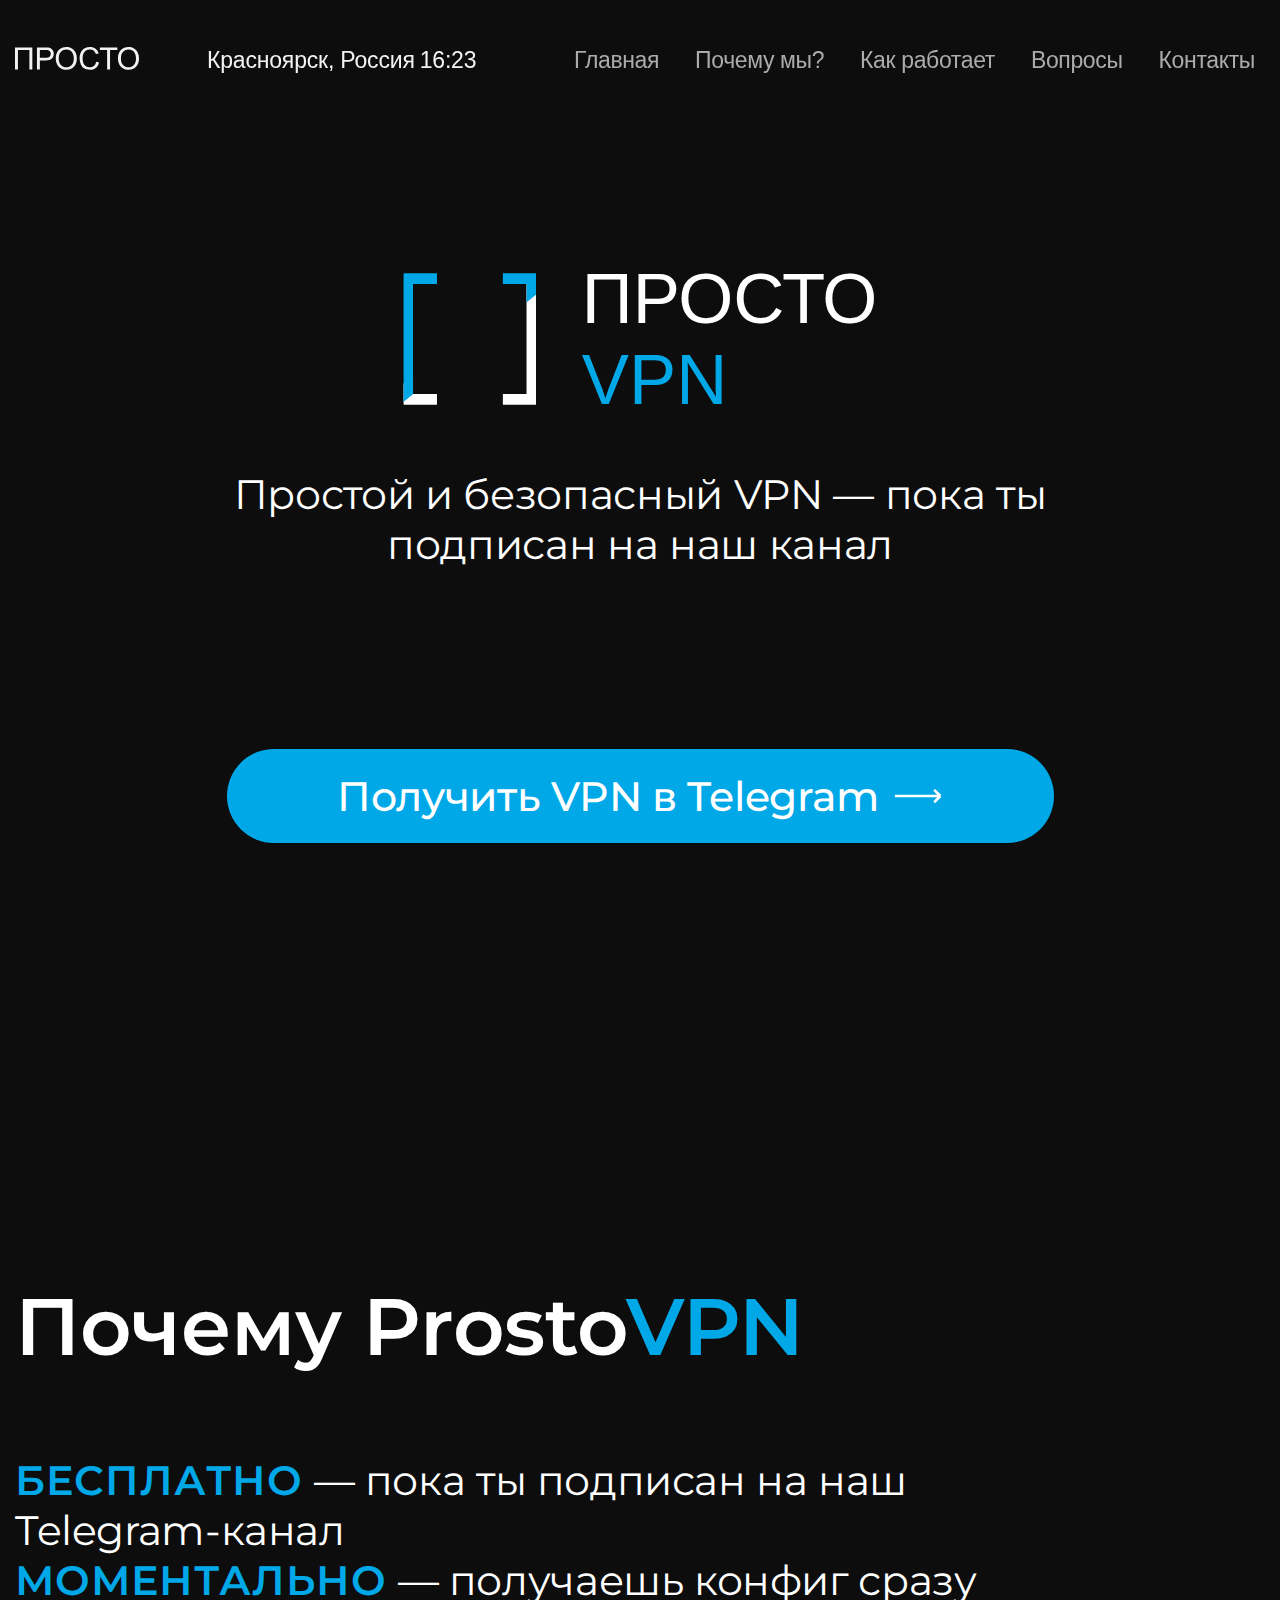
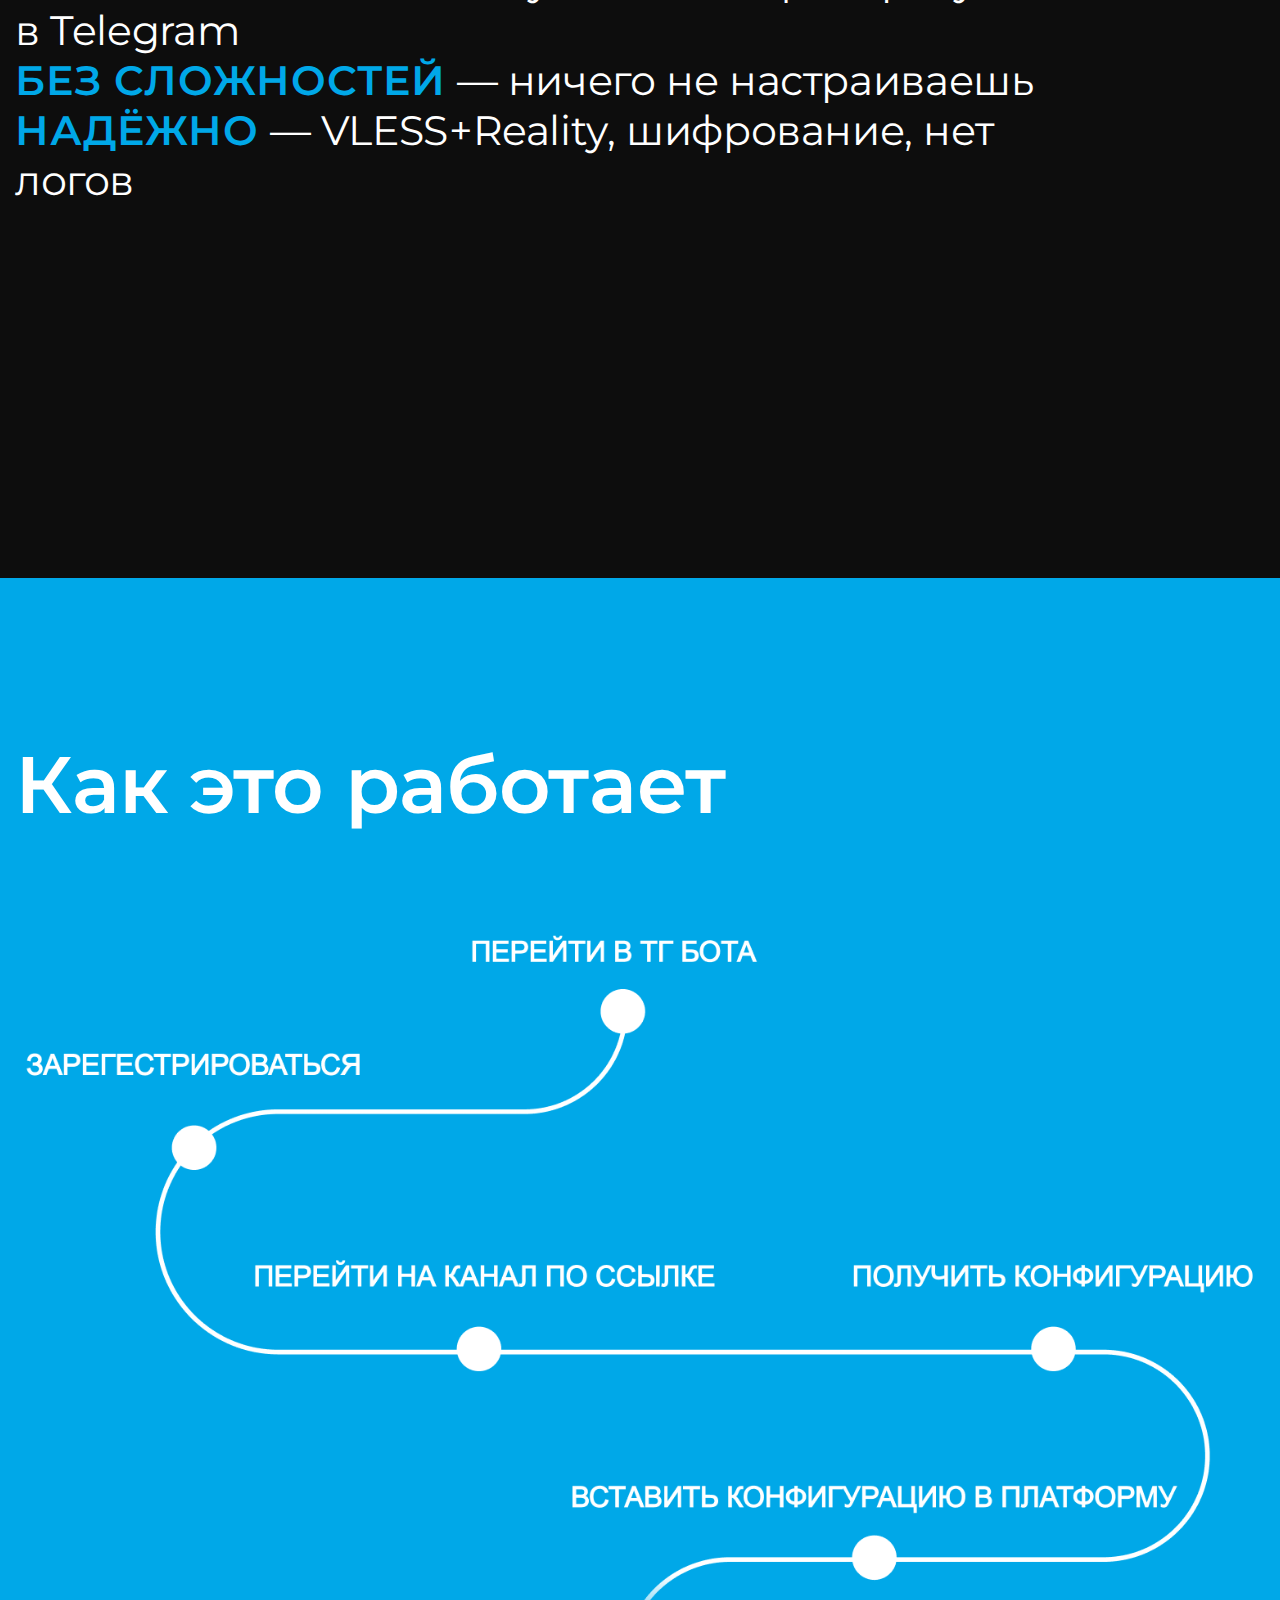
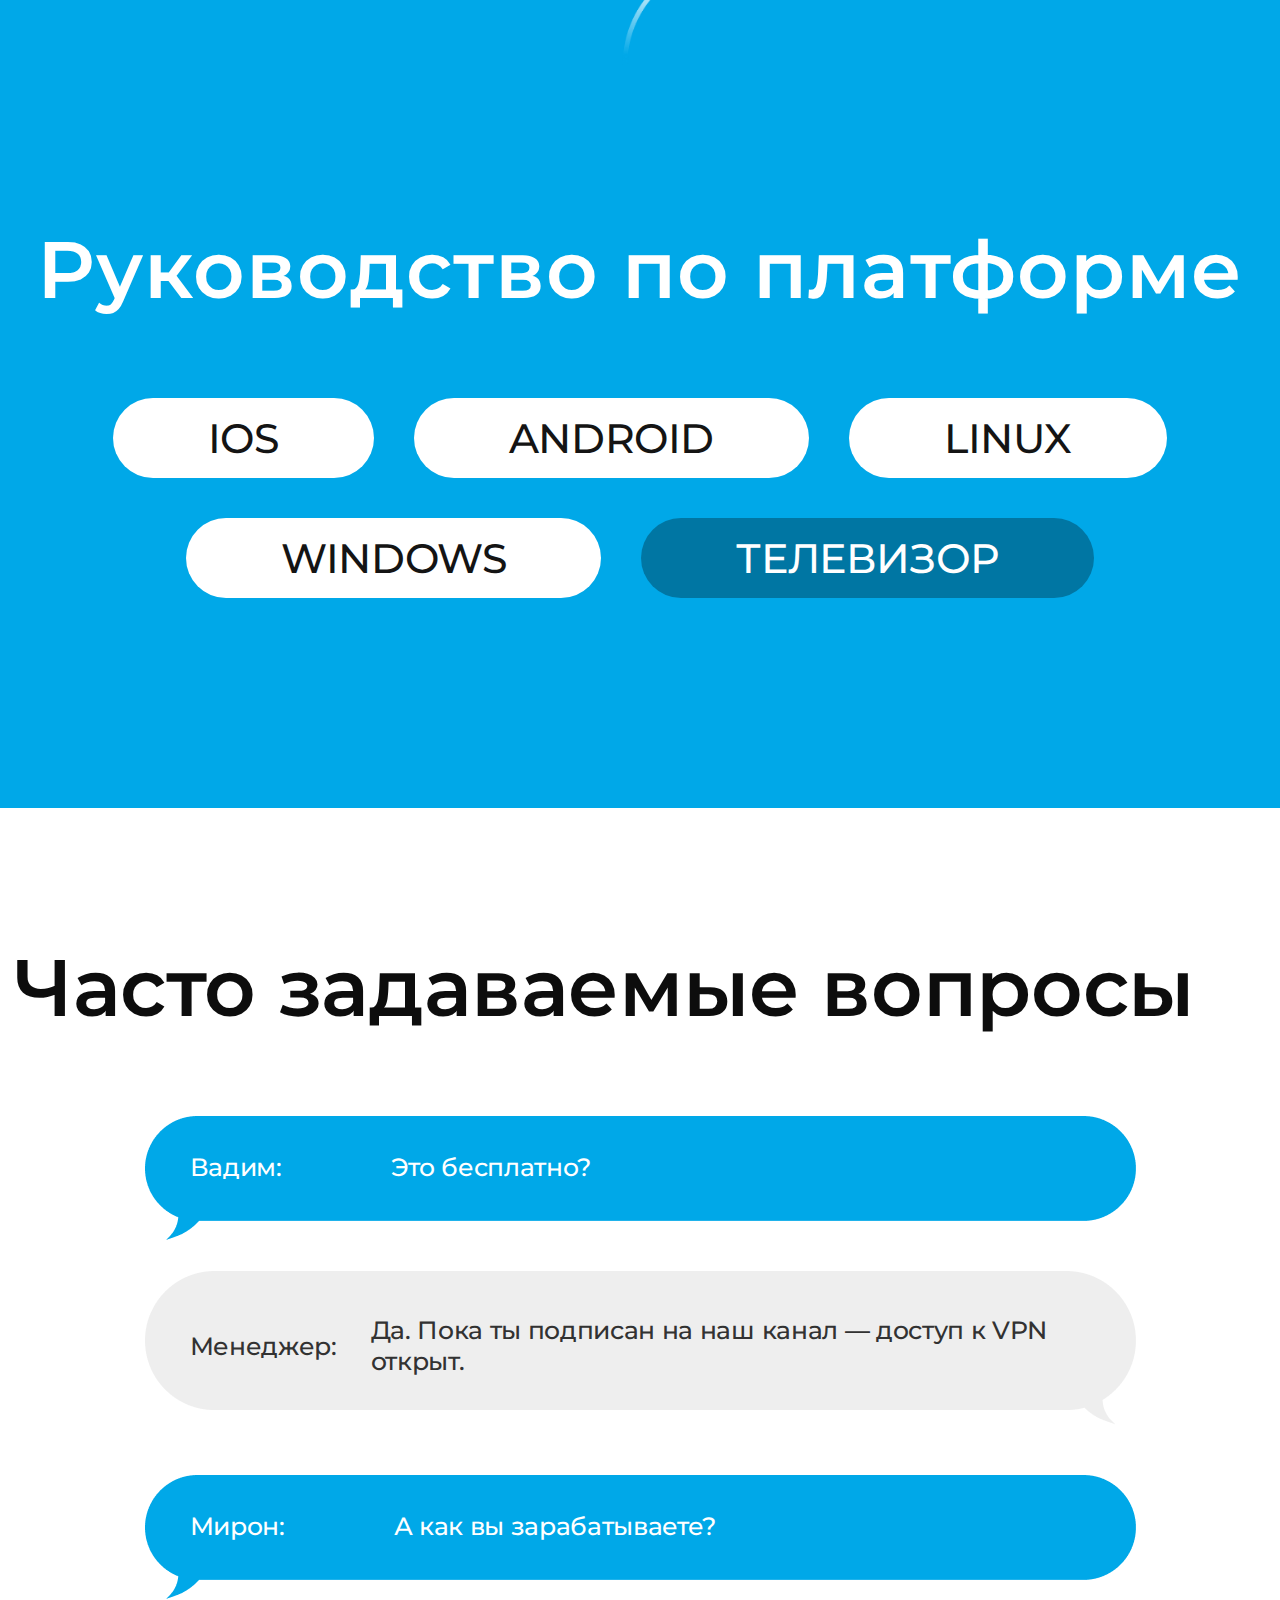
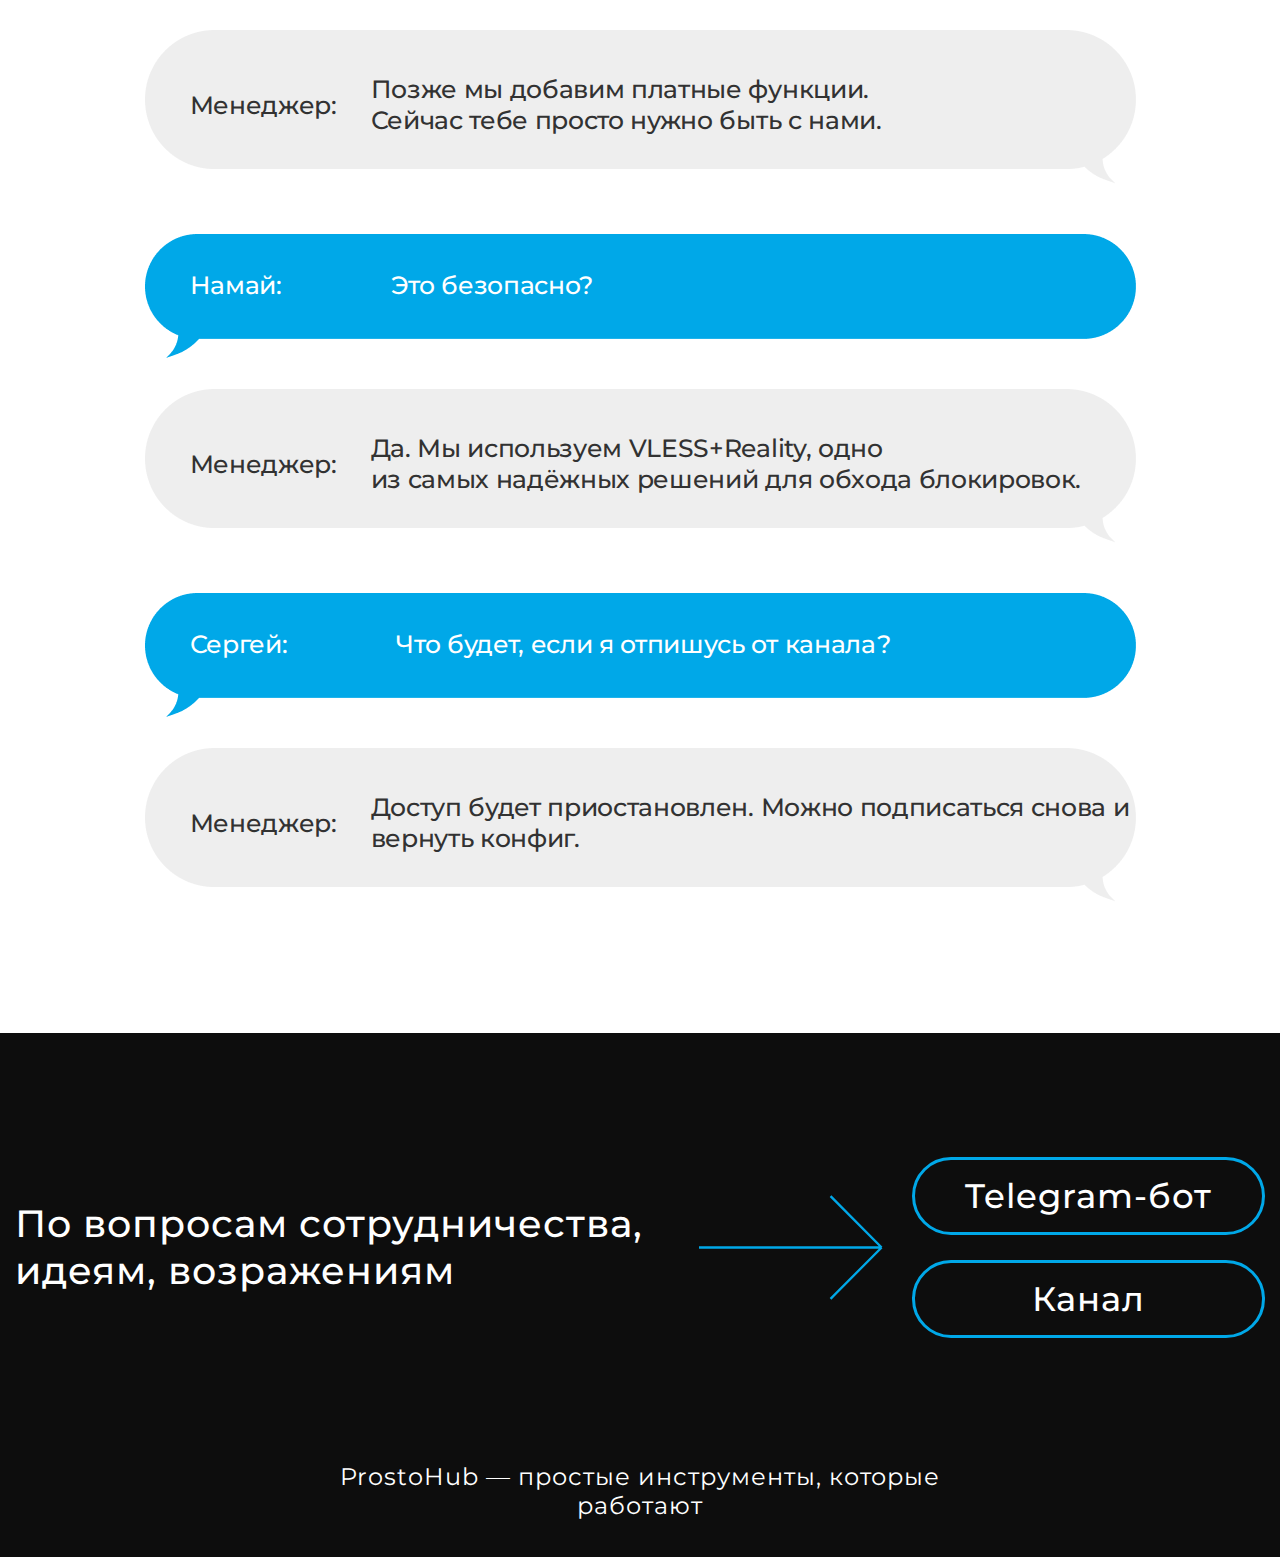
<file: index.html>
<!DOCTYPE html>
<html lang="en">

<head>
    <meta charset="UTF-8">
    <meta name="viewport" content="width=device-width, initial-scale=1.0">
    <title>ProstoVPN</title>
    <link rel="shortcut icon" href="img/icon/favicon.png" type="image/x-icon">
    <link rel="stylesheet" href="css/style.css">
    <link rel="stylesheet" href="css/media.css">

</head>

<body class="body">

    <div class="wrapper">

        <header class="header">
            <div class="container">
                <div class="header__inner">
                    <a href="/" class="header__logo">
                        <img src="img/icon/logo-text.svg" alt="logo">
                    </a>
                    <div class="header__location">
                        Красноярск, Россия <span id="time"></span>
                    </div>
                    <nav class="nav">
                        <ul class="nav__list">
                            <li class="nav__item">
                                <a href="#" class="nav__link">
                                    Главная
                                </a>
                            </li>
                            <li class="nav__item">
                                <a href="#benefits" class="nav__link">
                                    Почему мы?
                                </a>
                            </li>
                            <li class="nav__item">
                                <a href="#manual" class="nav__link">
                                    Как работает
                                </a>
                            </li>
                            <li class="nav__item">
                                <a href="#questions" class="nav__link">
                                    Вопросы
                                </a>
                            </li>
                            <li class="nav__item">
                                <a href="#footer" class="nav__link">
                                    Контакты
                                </a>
                            </li>
                        </ul>
                    </nav>
                    <a class="mobile-menu" href="#">
                        <span class="mobile-menu__switch">
                            <span class="mobile-menu--open">Меню</span>
                            <span class="mobile-menu--close">Закрыть</span>
                        </span>
                    </a>
                </div>
            </div>
        </header>

        <main class="main">

            <section class="hero" id="hero">
                <div class="container">
                    <div class="hero__inner">
                        <div class="hero__content">
                            <div class="hero__logo">
                                <img src="img/icon/hero-logo.svg" alt="Логотип ProstoVPN">
                                <div class="hero__logo-text">
                                    <p>Просто</p>
                                    <span>VPN</span>
                                </div>
                            </div>
                            <p class="hero__description">
                                Простой и безопасный VPN — пока ты подписан на наш канал
                            </p>
                            <a href="https://t.me/ProstoHubVPN_bot" class="hero__button">
                                Получить VPN в Telegram
                                <img src="img/icon/arrow-right.svg" alt="">
                            </a>
                        </div>
                    </div>
                </div>
            </section>

            <section class="benefits" id="benefits">
                <div class="container">
                    <div class="benefits__inner">
                        <h2 class="benefits__title">
                            Почему Prosto<span>VPN</span>
                        </h2>
                        <p class="benefits__text">
                            <span>БЕСПЛАТНО</span> — пока ты подписан на наш Telegram-канал
                            <br>
                            <span>МОМЕНТАЛЬНО</span> — получаешь конфиг сразу <br> в Telegram
                            <br>
                            <span>БЕЗ СЛОЖНОСТЕЙ</span> — ничего не настраиваешь
                            <br>
                            <span>НАДЁЖНО</span> — VLESS+Reality, шифрование, нет логов
                        </p>
                    </div>
                </div>
            </section>

            <section class="manual" id="manual">
                <div class="container">
                    <div class="manual__inner">
                        <h2 class="manual__title">
                            Как это работает
                        </h2>
                        <div class="manual__img">
                            <img src="img/manual/manual.png" alt="Инструкция по использованию">
                        </div>
                        <h2 class="manual__title manual__title--second">
                            Руководство по платформе
                        </h2>
                        <div class="manual__buttons">
                            <ul class="manual__buttons-list">
                                <li class="manual__buttons-item">
                                    <a href="ios-mac.html" class="manual__buttons-link">
                                        IOS
                                    </a>
                                </li>
                                <li class="manual__buttons-item">
                                    <a href="android.html" class="manual__buttons-link">
                                        ANDROID
                                    </a>
                                </li>
                                <li class="manual__buttons-item">
                                    <a href="https://github.com/MatsuriDayo/nekoray/releases" class="manual__buttons-link" target="_blank">
                                        LINUX
                                    </a>
                                </li>
                                <li class="manual__buttons-item">
                                    <a href="windows.html" class="manual__buttons-link">
                                        WINDOWS
                                    </a>
                                </li>
                                <li class="manual__buttons-item">
                                    <a class="manual__buttons-link manual__buttons-link--disable" data-tooltip="В разработке">
                                        ТЕЛЕВИЗОР
                                    </a>
                                </li>
                            </ul>
                        </div>
                    </div>
                </div>
            </section>

            <section class="questions" id="questions">
                <div class="container">
                    <div class="questions__inner">
                        <h2 class="questions__title">
                            Часто задаваемые вопросы
                        </h2>
                        <ul class="questions__list">

                            <li class="questions__item questions__item--user">
                                <div class="questions__item-img-wrapper">
                                    <img class="questions__item-img" src="img/questions/user-msg.svg"
                                        alt="Диалогое окно пользователя">
                                    <div class="questions__item-text">
                                        <p class="questions__item-name">Вадим:</p>
                                        <p class="questions__item-message">Это бесплатно?</p>
                                    </div>
                                </div>
                            </li>
                            <li class="questions__item questions__item--manager">
                                <div class="questions__item-img-wrapper">
                                    <img class="questions__item-img" src="img/questions/manager-msg.svg"
                                        alt="Диалогое окно менеджера">
                                    <div class="questions__item-text">
                                        <p class="questions__item-name">Менеджер:</p>
                                        <p class="questions__item-message">Да. Пока ты подписан на наш канал —
                                            доступ к VPN открыт.</p>
                                    </div>
                                </div>
                            </li>

                            <li class="questions__item questions__item--user">
                                <div class="questions__item-img-wrapper">
                                    <img class="questions__item-img" src="img/questions/user-msg.svg"
                                        alt="Диалогое окно пользователя">
                                    <div class="questions__item-text">
                                        <p class="questions__item-name">Мирон:</p>
                                        <p class="questions__item-message">А как вы зарабатываете?</p>
                                    </div>
                                </div>
                            </li>
                            <li class="questions__item questions__item--manager">
                                <div class="questions__item-img-wrapper">
                                    <img class="questions__item-img" src="img/questions/manager-msg.svg"
                                        alt="Диалогое окно менеджера">
                                    <div class="questions__item-text">
                                        <p class="questions__item-name">Менеджер:</p>
                                        <p class="questions__item-message">Позже мы добавим платные функции. <br>
                                            Сейчас тебе просто нужно быть с нами.</p>
                                    </div>
                                </div>
                            </li>

                            <li class="questions__item questions__item--user">
                                <div class="questions__item-img-wrapper">
                                    <img class="questions__item-img" src="img/questions/user-msg.svg"
                                        alt="Диалогое окно пользователя">
                                    <div class="questions__item-text">
                                        <p class="questions__item-name">Намай:</p>
                                        <p class="questions__item-message">Это безопасно?</p>
                                    </div>
                                </div>
                            </li>
                            <li class="questions__item questions__item--manager">
                                <div class="questions__item-img-wrapper">
                                    <img class="questions__item-img" src="img/questions/manager-msg.svg"
                                        alt="Диалогое окно менеджера">
                                    <div class="questions__item-text">
                                        <p class="questions__item-name">Менеджер:</p>
                                        <p class="questions__item-message">Да. Мы используем VLESS+Reality, одно <br>
                                            из самых надёжных решений для обхода блокировок.</p>
                                    </div>
                                </div>
                            </li>

                            <li class="questions__item questions__item--user">
                                <div class="questions__item-img-wrapper">
                                    <img class="questions__item-img" src="img/questions/user-msg.svg"
                                        alt="Диалогое окно пользователя">
                                    <div class="questions__item-text">
                                        <p class="questions__item-name">Сергей:</p>
                                        <p class="questions__item-message">Что будет, если я отпишусь от канала?</p>
                                    </div>
                                </div>
                            </li>
                            <li class="questions__item questions__item--manager">
                                <div class="questions__item-img-wrapper">
                                    <img class="questions__item-img" src="img/questions/manager-msg.svg"
                                        alt="Диалогое окно менеджера">
                                    <div class="questions__item-text">
                                        <p class="questions__item-name">Менеджер:</p>
                                        <p class="questions__item-message">Доступ будет приостановлен. Можно подписаться
                                            снова и вернуть конфиг.</p>
                                    </div>
                                </div>
                            </li>

                        </ul>
                    </div>
                </div>
            </section>
        </main>

        <footer class="footer" id="footer">
            <div class="container">
                <div class="footer__inner">
                    <div class="footer__top">
                        <p class="footer__top-text">
                            По вопросам сотрудничества, идеям, возражениям
                        </p>
                        <div class="footer__top-img">
                            <img src="img/footer/big-arrow-right.svg" alt="">
                        </div>
                        <ul class="footer__list">
                            <li class="footer__item">
                                <a href="https://t.me/ProstoHubVPN_bot" class="footer__link">
                                    Telegram-бот
                                </a>
                            </li>
                            <li class="footer__item">
                                <a href="https://t.me/prostohub_networking" class="footer__link">
                                    Канал
                                </a>
                            </li>
                        </ul>
                    </div>
                    <div class="footer__bottom">
                        <p class="footer__bottom-text">
                            ProstoHub — простые инструменты, которые работают
                        </p>
                    </div>
                </div>
            </div>
        </footer>

    </div>

    <script src="js/main.js"></script>

</body>

</html>
</file>
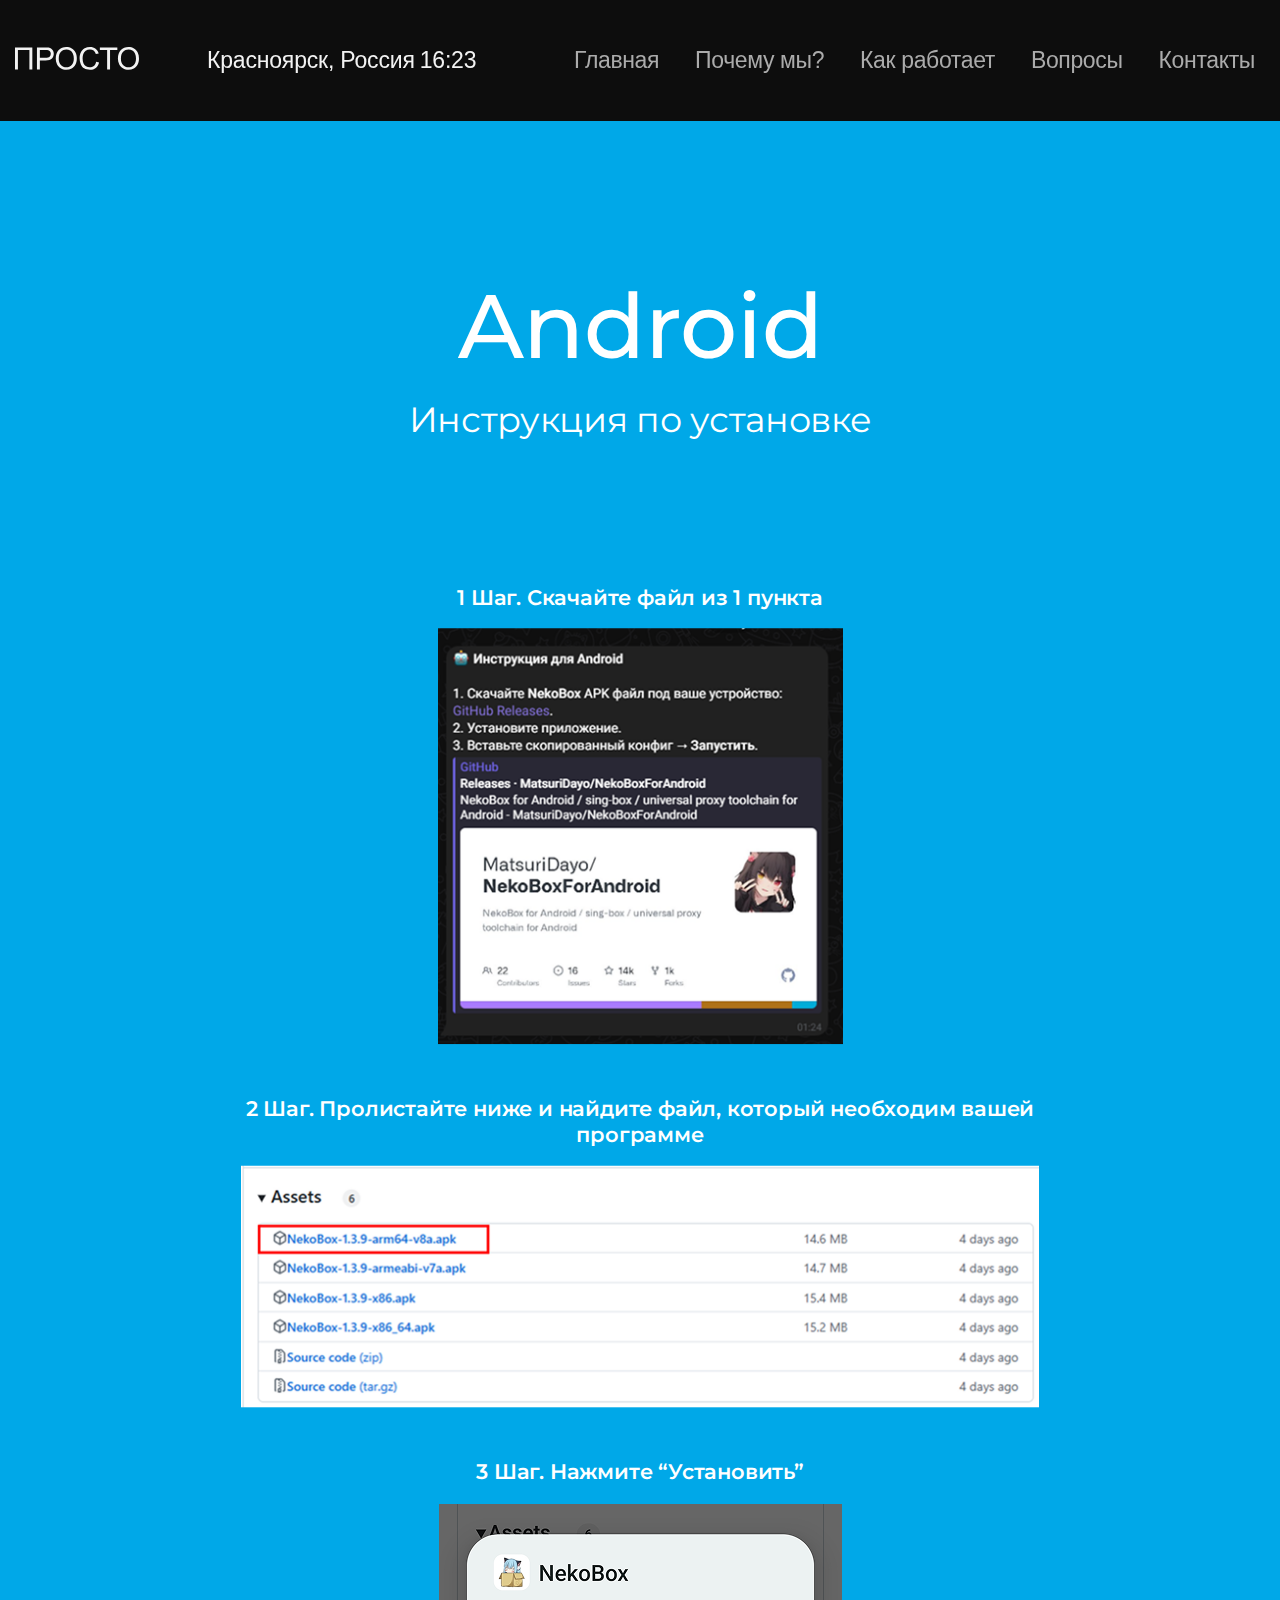
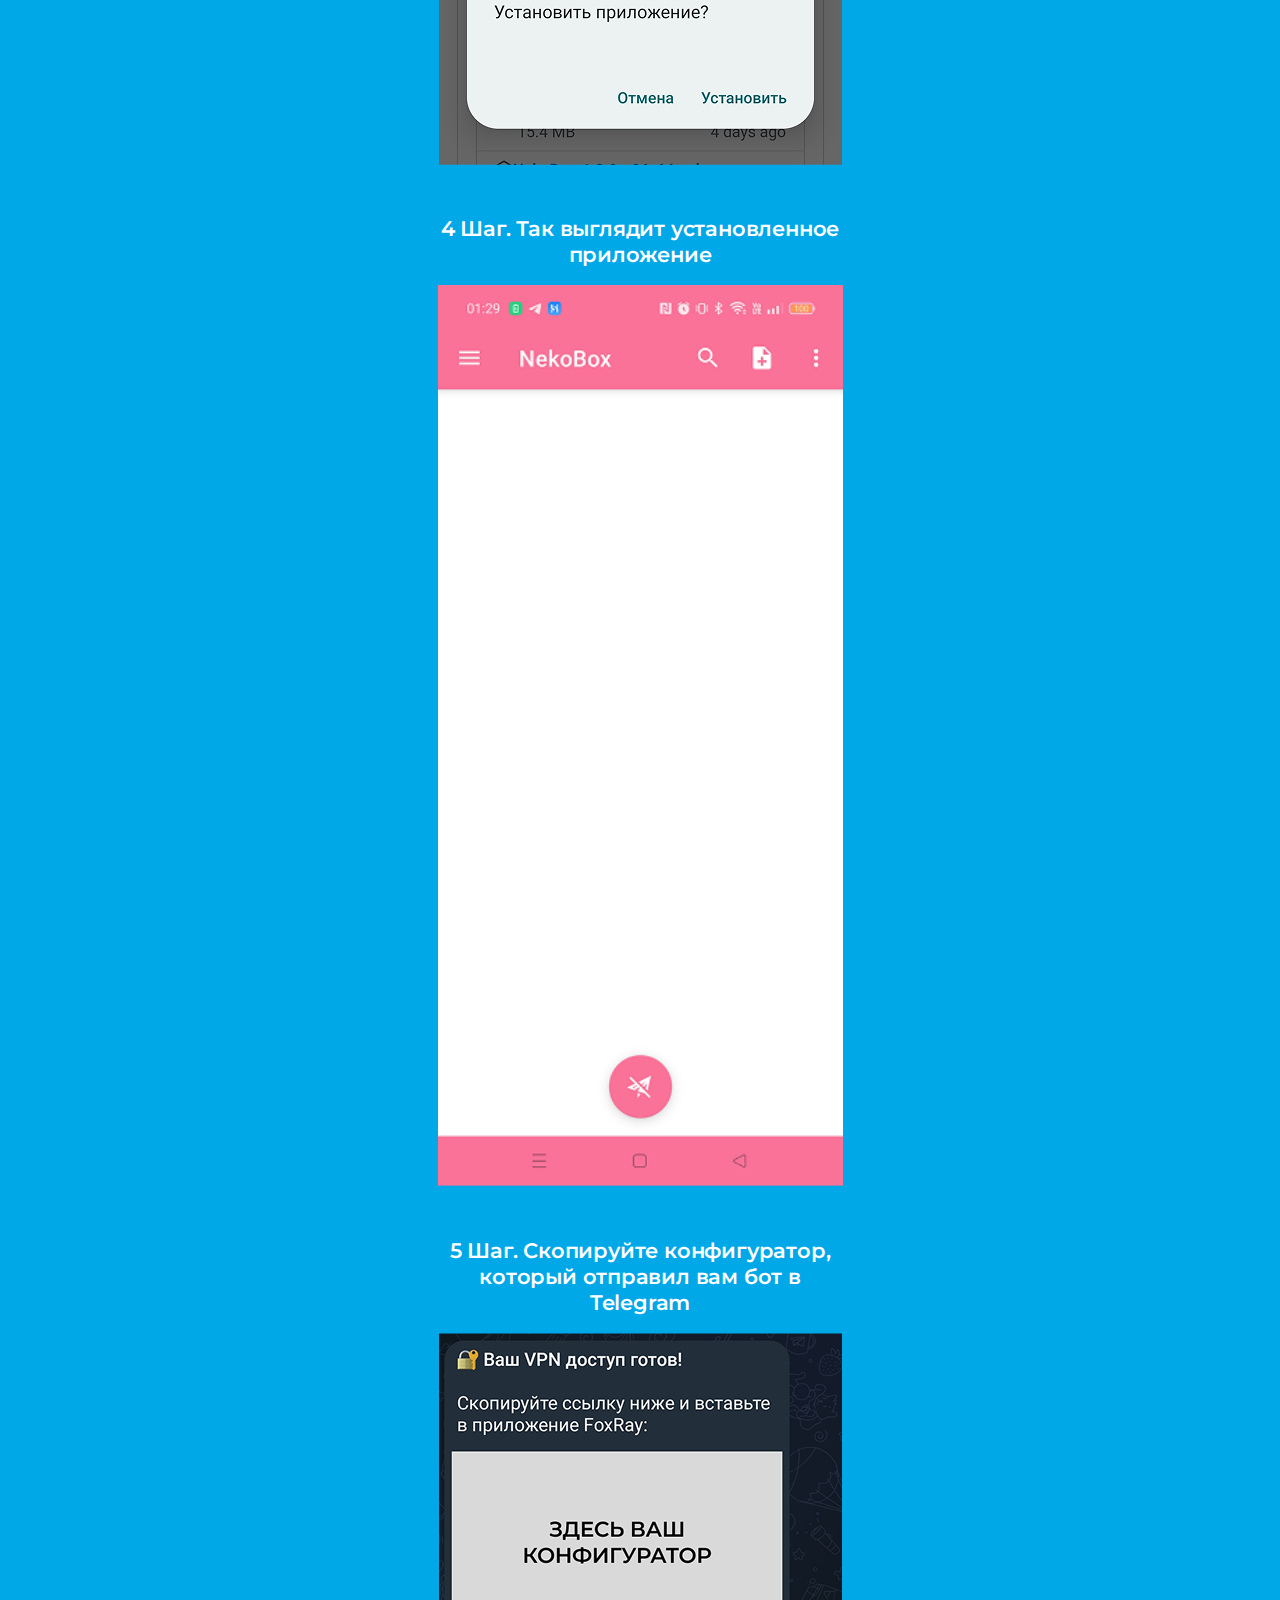
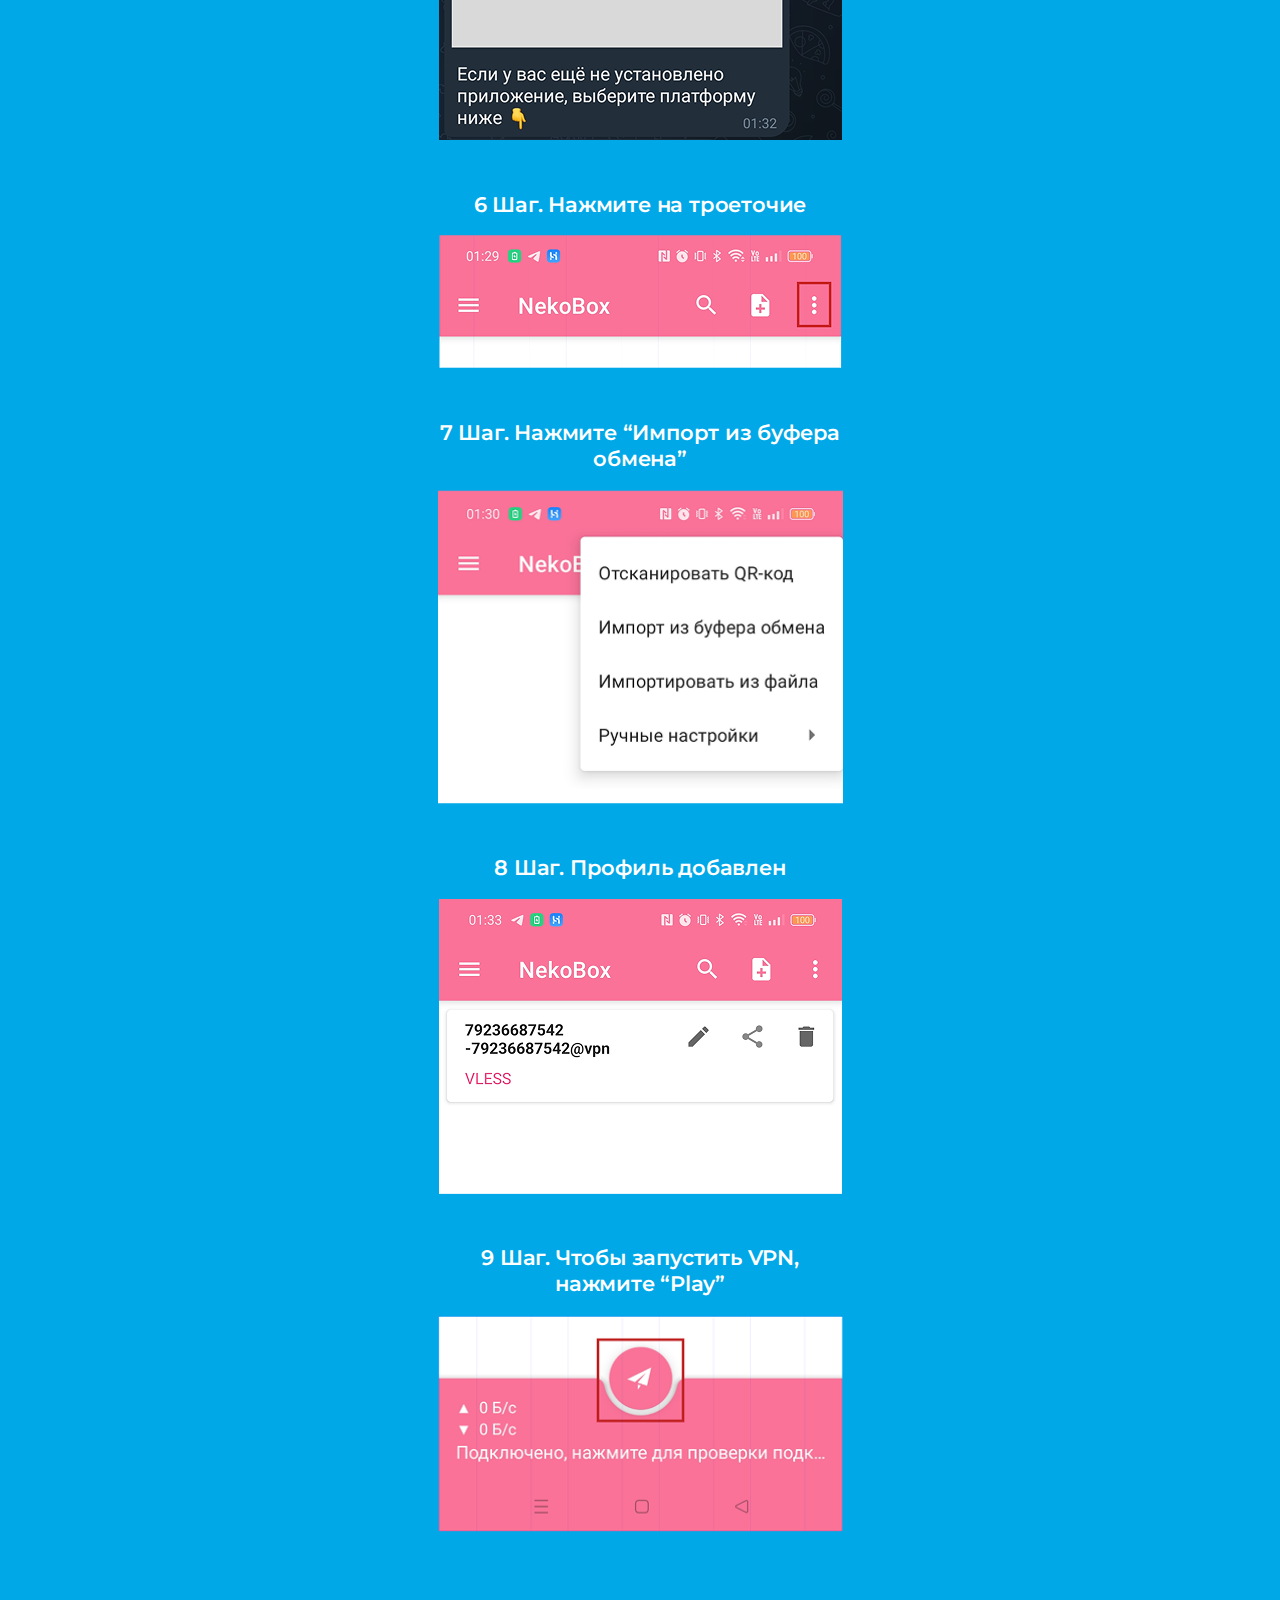
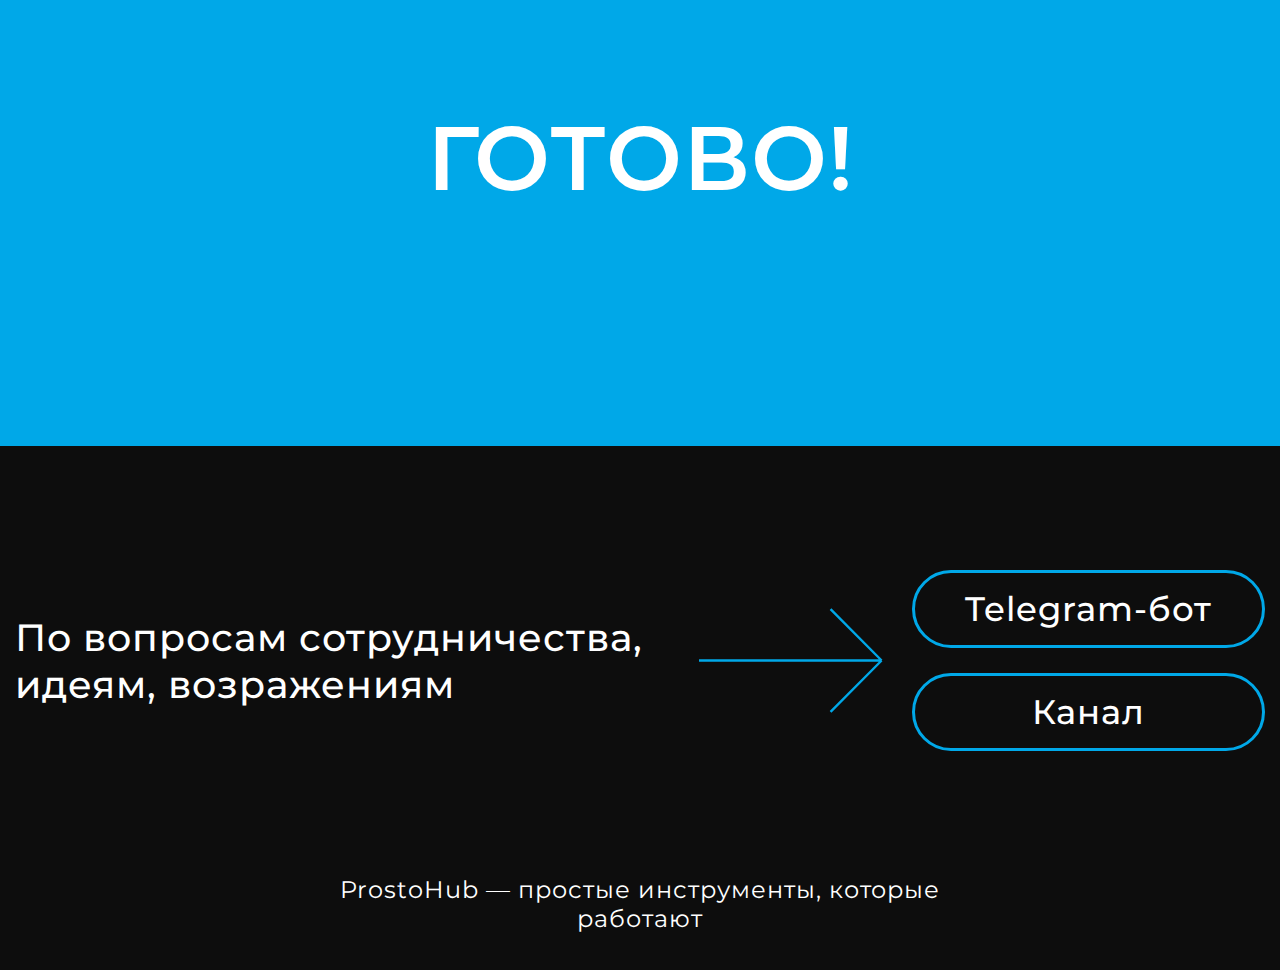
<file: android.html>
<!DOCTYPE html>
<html lang="en">

<head>
    <meta charset="UTF-8">
    <meta name="viewport" content="width=device-width, initial-scale=1.0">
    <title>Android</title>
    <link rel="shortcut icon" href="img/icon/favicon.png" type="image/x-icon">
    <link rel="stylesheet" href="css/pages/instruction.css">
    <link rel="stylesheet" href="css/media.css">

</head>

<body class="body">
    <div class="wrapper">
        <header class="header">
            <div class="container">
                <div class="header__inner">
                    <a href="/" class="header__logo">
                        <img src="img/icon/logo-text.svg" alt="logo">
                    </a>
                    <div class="header__location">
                        Красноярск, Россия <span id="time"></span>
                    </div>
                    <nav class="nav">
                        <ul class="nav__list">
                            <li class="nav__item">
                                <a href="index.html" class="nav__link">
                                    Главная
                                </a>
                            </li>
                            <li class="nav__item">
                                <a href="index.html#benefits" class="nav__link">
                                    Почему мы?
                                </a>
                            </li>
                            <li class="nav__item">
                                <a href="index.html#manual" class="nav__link">
                                    Как работает
                                </a>
                            </li>
                            <li class="nav__item">
                                <a href="index.html#questions" class="nav__link">
                                    Вопросы
                                </a>
                            </li>
                            <li class="nav__item">
                                <a href="index.html#footer" class="nav__link">
                                    Контакты
                                </a>
                            </li>
                        </ul>
                    </nav>
                    <a class="mobile-menu" href="#">
                        <span class="mobile-menu__switch">
                            <span class="mobile-menu--open">Меню</span>
                            <span class="mobile-menu--close">Закрыть</span>
                        </span>
                    </a>
                </div>
            </div>
        </header>

        <main class="main">
            <section class="instruction">
                <div class="container">
                    <div class="instruction__inner">
                        <h1 class="instruction__title">
                            Android
                        </h1>
                        <p class="instriction__description">
                            Инструкция по установке
                        </p>
                        <ul class="instruction__list">
                            <li class="instruction__item">
                                <p class="instruction__item-text">
                                    1 Шаг. Скачайте файл из 1 пункта
                                </p>
                                <img src="img/manual/instructions/android/step-1.png" alt="Шаг 1"
                                    class="instruction__item-img">
                            </li>
                            <li class="instruction__item instruction__item--img-xxl">
                                <p class="instruction__item-text">
                                    2 Шаг. Пролистайте ниже и найдите файл, который необходим вашей программе
                                </p>
                                <img src="img/manual/instructions/android/step-2.png" alt="Шаг 2"
                                    class="instruction__item-img">
                            </li>
                            <li class="instruction__item">
                                <p class="instruction__item-text">
                                    3 Шаг. Нажмите “Установить”
                                </p>
                                <img src="img/manual/instructions/android/step-3.png" alt="Шаг 3" loading="lazy"
                                    class="instruction__item-img">
                            </li>
                            <li class="instruction__item">
                                <p class="instruction__item-text">
                                    4 Шаг. Так выглядит установленное приложение
                                </p>
                                <img src="img/manual/instructions/android/step-4.png" alt="Шаг 4" loading="lazy"
                                    class="instruction__item-img">
                            </li>
                            <li class="instruction__item">
                                <p class="instruction__item-text">
                                    5 Шаг. Скопируйте конфигуратор, который отправил вам бот в Telegram
                                </p>
                                <img src="img/manual/instructions/android/step-5.png" alt="Шаг 5" loading="lazy"
                                    class="instruction__item-img">
                            </li>
                            <li class="instruction__item">
                                <p class="instruction__item-text">
                                    6 Шаг. Нажмите на троеточие
                                </p>
                                <img src="img/manual/instructions/android/step-6.png" alt="Шаг 6" loading="lazy"
                                    class="instruction__item-img">
                            </li>
                            <li class="instruction__item">
                                <p class="instruction__item-text">
                                    7 Шаг. Нажмите “Импорт из буфера обмена”
                                </p>
                                <img src="img/manual/instructions/android/step-7.png" alt="Шаг 7" loading="lazy"
                                    class="instruction__item-img">
                            </li>
                            <li class="instruction__item">
                                <p class="instruction__item-text">
                                    8 Шаг. Профиль добавлен
                                </p>
                                <img src="img/manual/instructions/android/step-8.png" alt="Шаг 8" loading="lazy"
                                    class="instruction__item-img">
                            </li>
                            <li class="instruction__item">
                                <p class="instruction__item-text">
                                    9 Шаг. Чтобы запустить VPN, нажмите “Play”
                                </p>
                                <img src="img/manual/instructions/android/step-9.png" alt="Шаг 9" loading="lazy"
                                    class="instruction__item-img">
                            </li>
                        </ul>
                        <p class="instruction__text">
                            ГОТОВО!
                        </p>
                    </div>
                </div>
            </section>
        </main>

        <footer class="footer" id="footer">
            <div class="container">
                <div class="footer__inner">
                    <div class="footer__top">
                        <p class="footer__top-text">
                            По вопросам сотрудничества, идеям, возражениям
                        </p>
                        <div class="footer__top-img">
                            <img src="img/footer/big-arrow-right.svg" alt="">
                        </div>
                        <ul class="footer__list">
                            <li class="footer__item">
                                <a href="https://t.me/ProstoHubVPN_bot" class="footer__link" target="_blank">
                                    Telegram-бот
                                </a>
                            </li>
                            <li class="footer__item">
                                <a href="https://t.me/prostohub_networking" class="footer__link" target="_blank">
                                    Канал
                                </a>
                            </li>
                        </ul>
                    </div>
                    <div class="footer__bottom">
                        <p class="footer__bottom-text">
                            ProstoHub — простые инструменты, которые работают
                        </p>
                    </div>
                </div>
            </div>
        </footer>
    </div>

    <script src="js/medium-zoom.min.js"></script>
    <script>
        mediumZoom('img', {
            background: 'rgba(0, 0, 0, 0.8)'
        });
    </script>
    <script src="js/SmoothScroll.min.js"></script>
    <script src="js/main.js"></script>
</body>

</html>
</file>
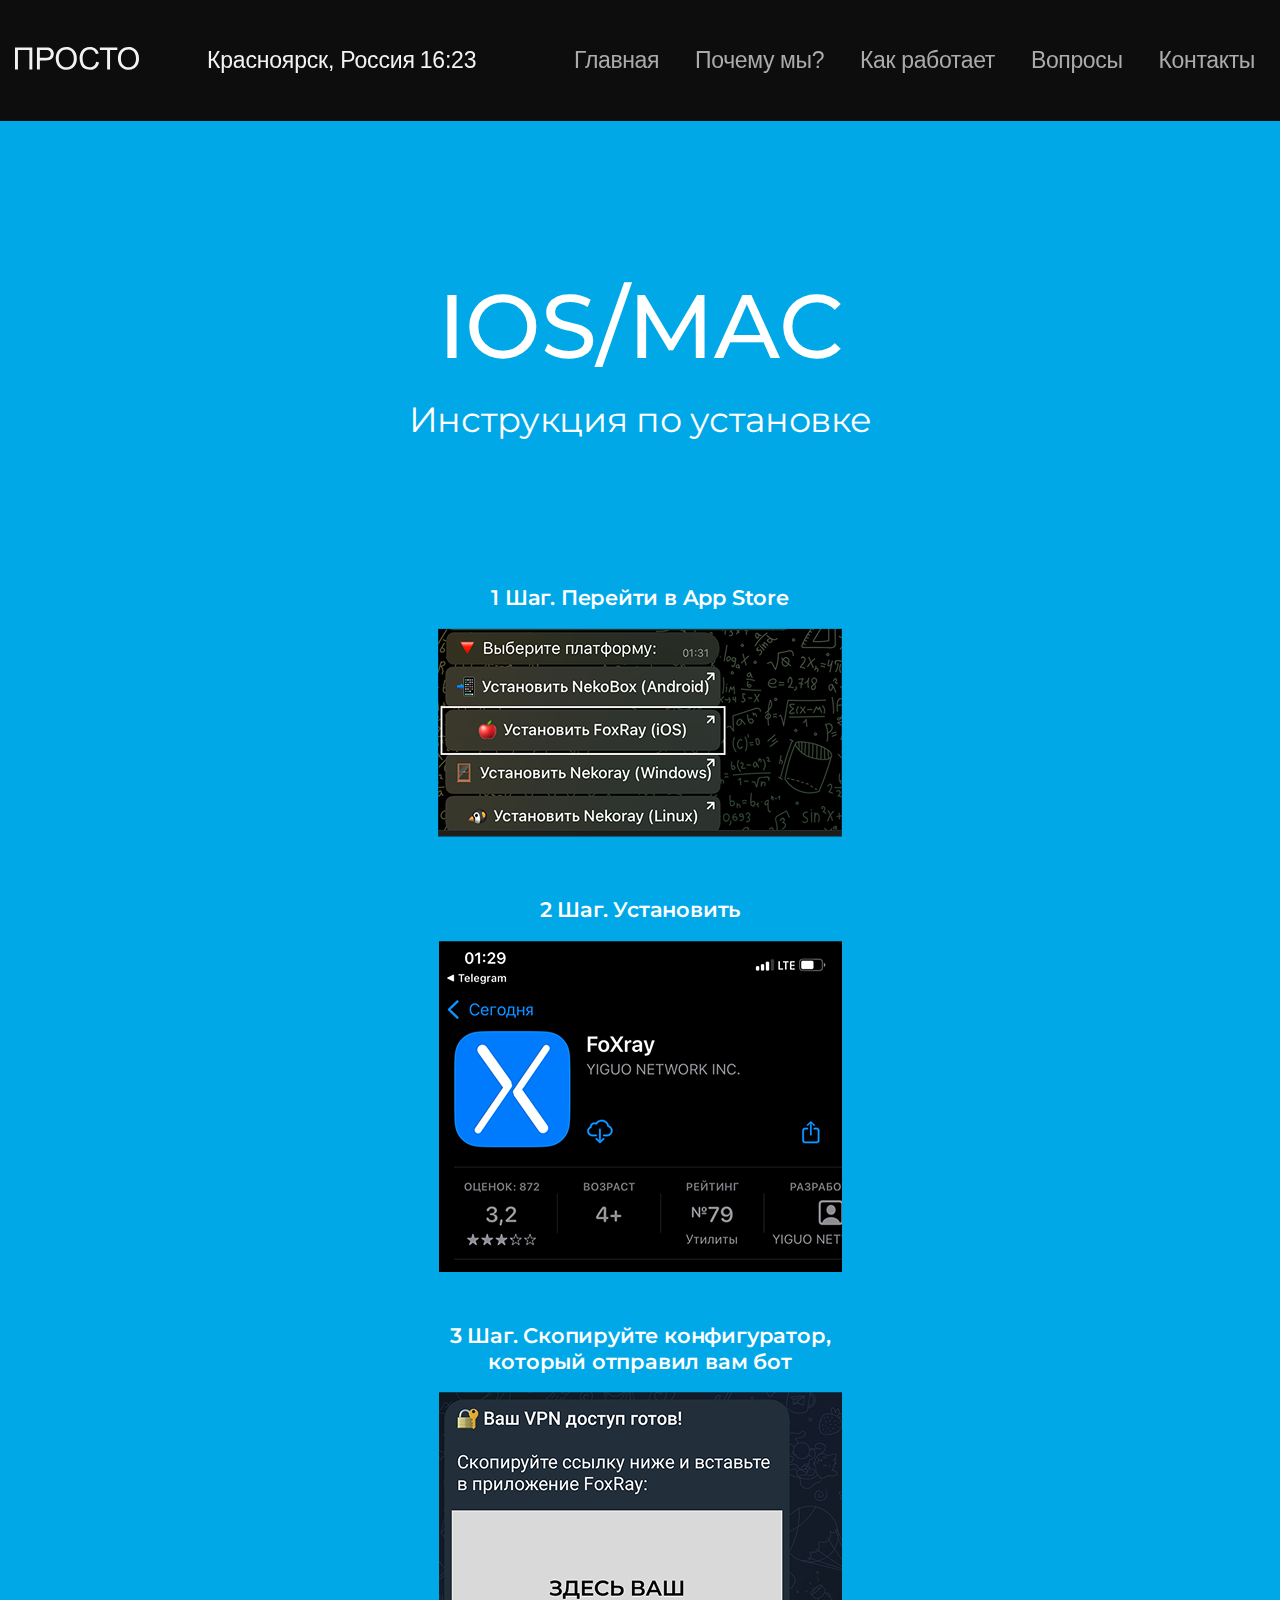
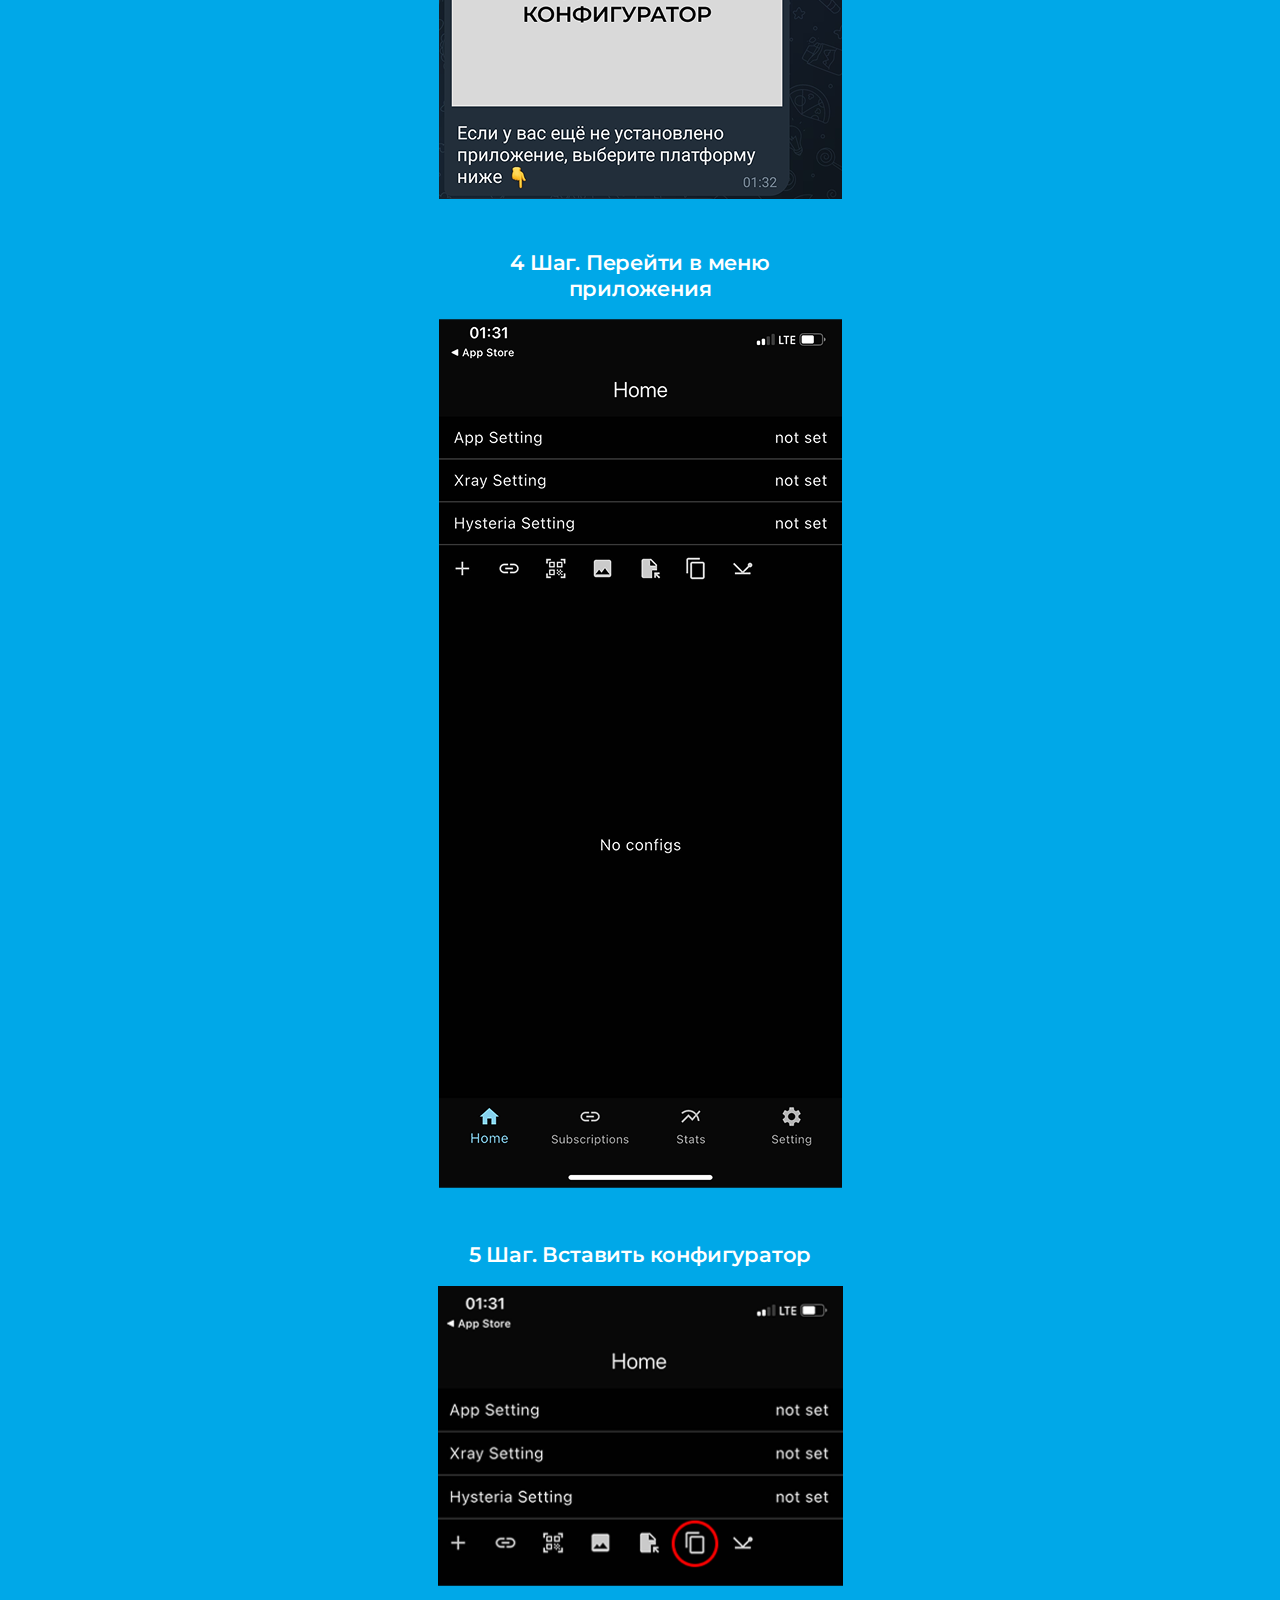
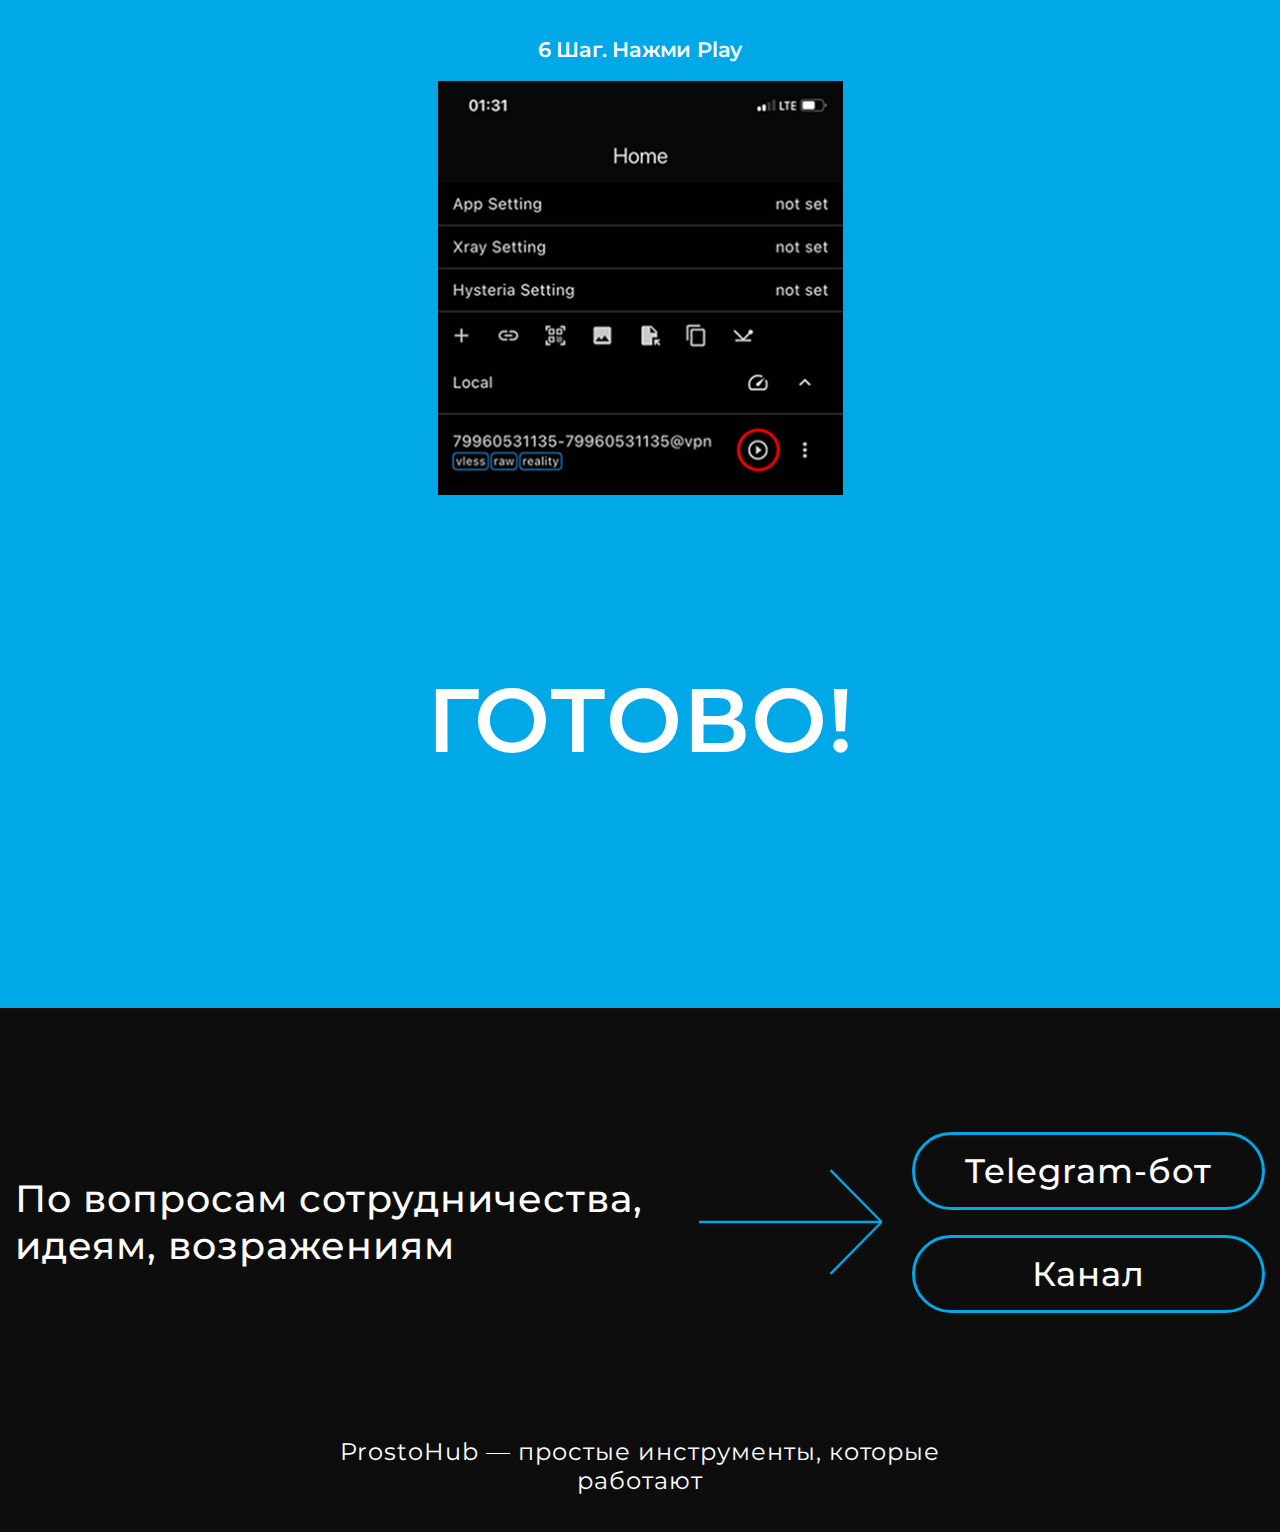
<file: ios-mac.html>
<!DOCTYPE html>
<html lang="en">
<head>
    <meta charset="UTF-8">
    <meta name="viewport" content="width=device-width, initial-scale=1.0">
    <title>IOS / Mac</title>
    <link rel="shortcut icon" href="img/icon/favicon.png" type="image/x-icon">
    <link rel="stylesheet" href="css/pages/instruction.css">
    <link rel="stylesheet" href="css/media.css">
</head>
<body class="body">
    <div class="wrapper">
        <header class="header">
            <div class="container">
                <div class="header__inner">
                    <a href="/" class="header__logo">
                        <img src="img/icon/logo-text.svg" alt="logo">
                    </a>
                    <div class="header__location">
                        Красноярск, Россия <span id="time"></span>
                    </div>
                    <nav class="nav">
                        <ul class="nav__list">
                            <li class="nav__item">
                                <a href="index.html" class="nav__link">
                                    Главная
                                </a>
                            </li>
                            <li class="nav__item">
                                <a href="index.html#benefits" class="nav__link">
                                    Почему мы?
                                </a>
                            </li>
                            <li class="nav__item">
                                <a href="index.html#manual" class="nav__link">
                                    Как работает
                                </a>
                            </li>
                            <li class="nav__item">
                                <a href="index.html#questions" class="nav__link">
                                    Вопросы
                                </a>
                            </li>
                            <li class="nav__item">
                                <a href="index.html#footer" class="nav__link">
                                    Контакты
                                </a>
                            </li>
                        </ul>
                    </nav>
                    <a class="mobile-menu" href="#">
                        <span class="mobile-menu__switch">
                            <span class="mobile-menu--open">Меню</span>
                            <span class="mobile-menu--close">Закрыть</span>
                        </span>
                    </a>
                </div>
            </div>
        </header>

        <main class="main">
            <section class="instruction">
                <div class="container">
                    <div class="instruction__inner">
                        <h1 class="instruction__title">
                            IOS/MAC
                        </h1>
                        <p class="instriction__description">
                            Инструкция по установке
                        </p>
                        <ul class="instruction__list">
                            <li class="instruction__item">
                                <p class="instruction__item-text">
                                    1 Шаг. Перейти в App Store 
                                </p>
                                <img src="img/manual/instructions/iosmac/step-1.png" alt="Шаг 1" class="instruction__item-img">
                            </li>
                            <li class="instruction__item">
                                <p class="instruction__item-text">
                                    2 Шаг. Установить
                                </p>
                                <img src="img/manual/instructions/iosmac/step-2.png" alt="Шаг 2" class="instruction__item-img">
                            </li>
                            <li class="instruction__item">
                                <p class="instruction__item-text">
                                    3 Шаг. Скопируйте конфигуратор, который отправил вам бот
                                </p>
                                <img src="img/manual/instructions/iosmac/step-3.png" alt="Шаг 3" class="instruction__item-img">
                            </li>
                            <li class="instruction__item">
                                <p class="instruction__item-text">
                                    4 Шаг. Перейти в меню приложения
                                </p>
                                <img src="img/manual/instructions/iosmac/step-4.png" alt="Шаг 4" class="instruction__item-img">
                            </li>
                            <li class="instruction__item">
                                <p class="instruction__item-text">
                                    5 Шаг. Вставить конфигуратор
                                </p>
                                <img src="img/manual/instructions/iosmac/step-5.png" alt="Шаг 5" class="instruction__item-img">
                            </li>
                            <li class="instruction__item">
                                <p class="instruction__item-text">
                                    6 Шаг. Нажми Play
                                </p>
                                <img src="img/manual/instructions/iosmac/step-6.png" alt="Шаг 6" class="instruction__item-img">
                            </li>
                        </ul>
                        <p class="instruction__text">
                            ГОТОВО!
                        </p>
                    </div>
                </div>
            </section>
        </main>

        <footer class="footer" id="footer">
            <div class="container">
                <div class="footer__inner">
                    <div class="footer__top">
                        <p class="footer__top-text">
                            По вопросам сотрудничества, идеям, возражениям
                        </p>
                        <div class="footer__top-img">
                            <img src="img/footer/big-arrow-right.svg" alt="">
                        </div>
                        <ul class="footer__list">
                            <li class="footer__item">
                                <a href="https://t.me/ProstoHubVPN_bot" class="footer__link" target="_blank">
                                    Telegram-бот
                                </a>
                            </li>
                            <li class="footer__item">
                                <a href="https://t.me/prostohub_networking" class="footer__link" target="_blank">
                                    Канал
                                </a>
                            </li>
                        </ul>
                    </div>
                    <div class="footer__bottom">
                        <p class="footer__bottom-text">
                            ProstoHub — простые инструменты, которые работают
                        </p>
                    </div>
                </div>
            </div>
        </footer>
    </div>
    <script src="js/medium-zoom.min.js"></script>
    <script>
        mediumZoom('img', {
            background: 'rgba(0, 0, 0, 0.8)'
        });
    </script>
    <script src="js/SmoothScroll.min.js"></script>
    <script src="js/main.js"></script>
</body>
</html>
</file>
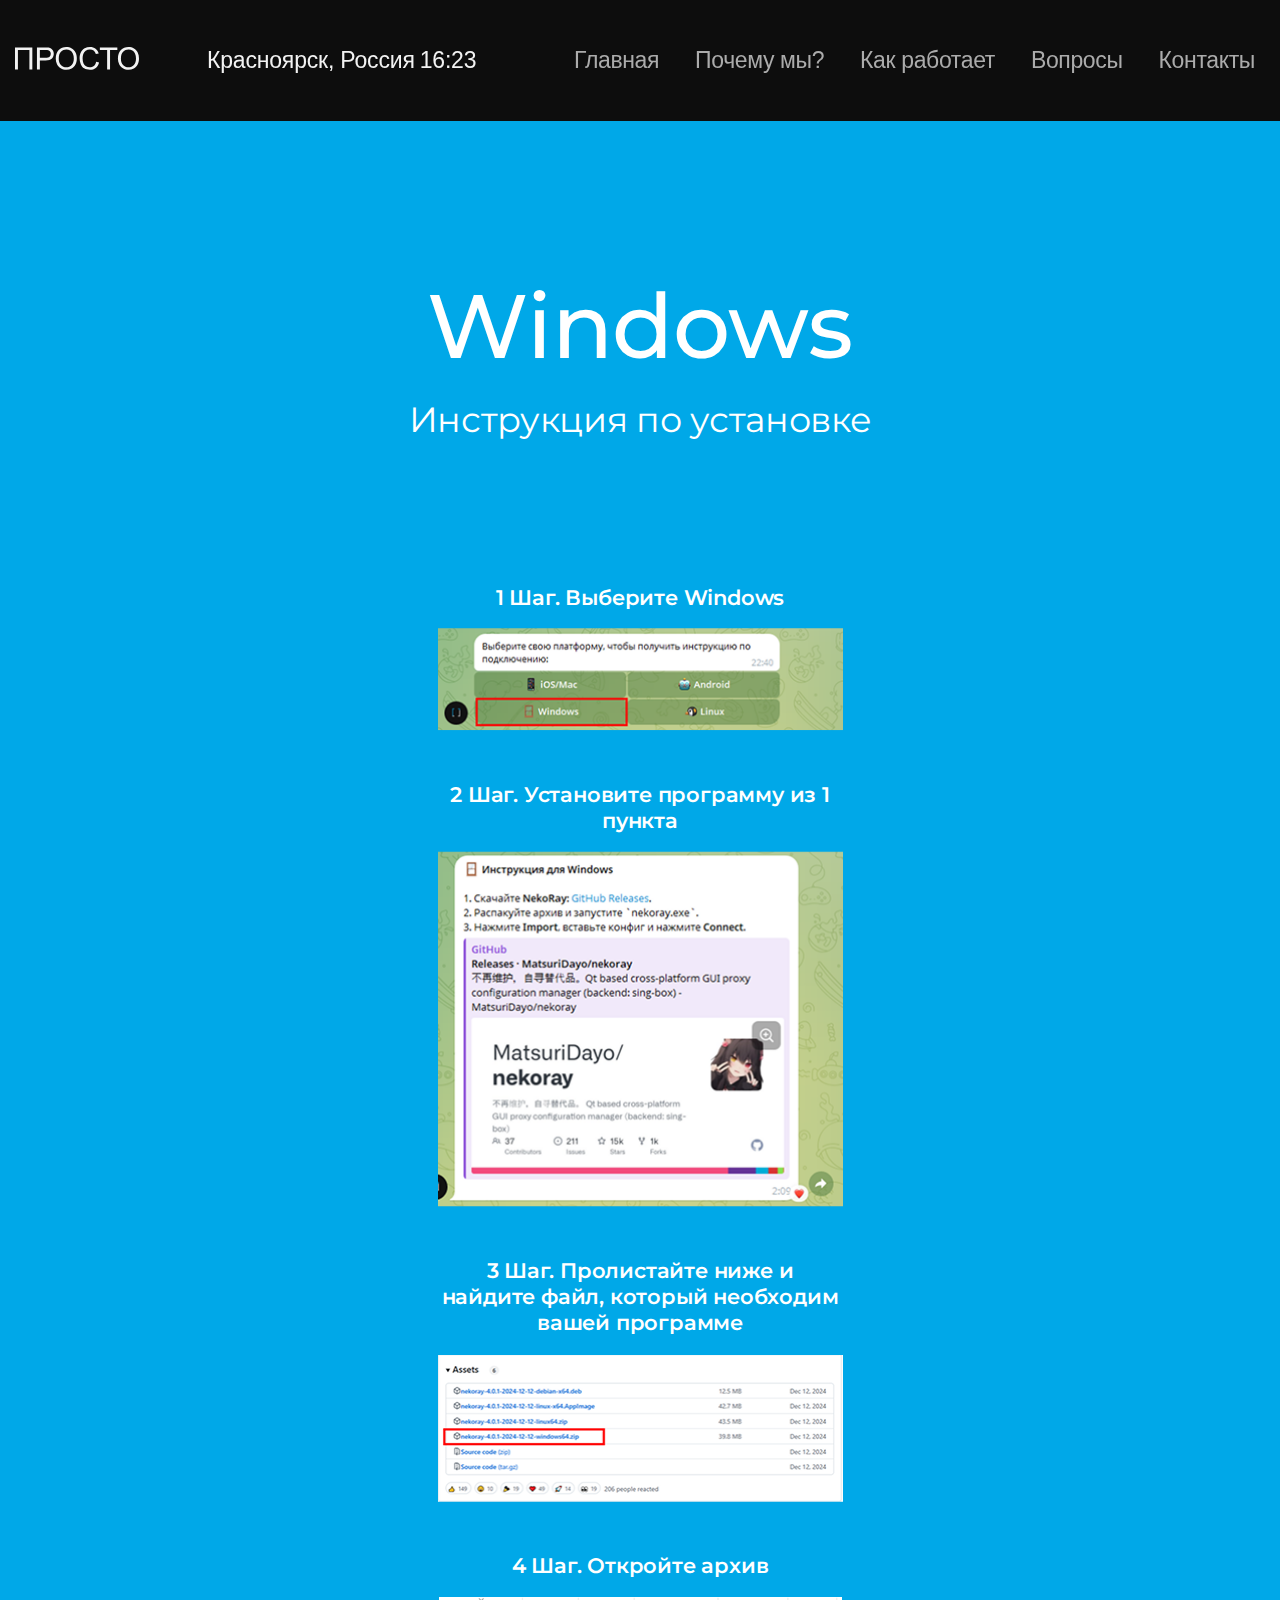
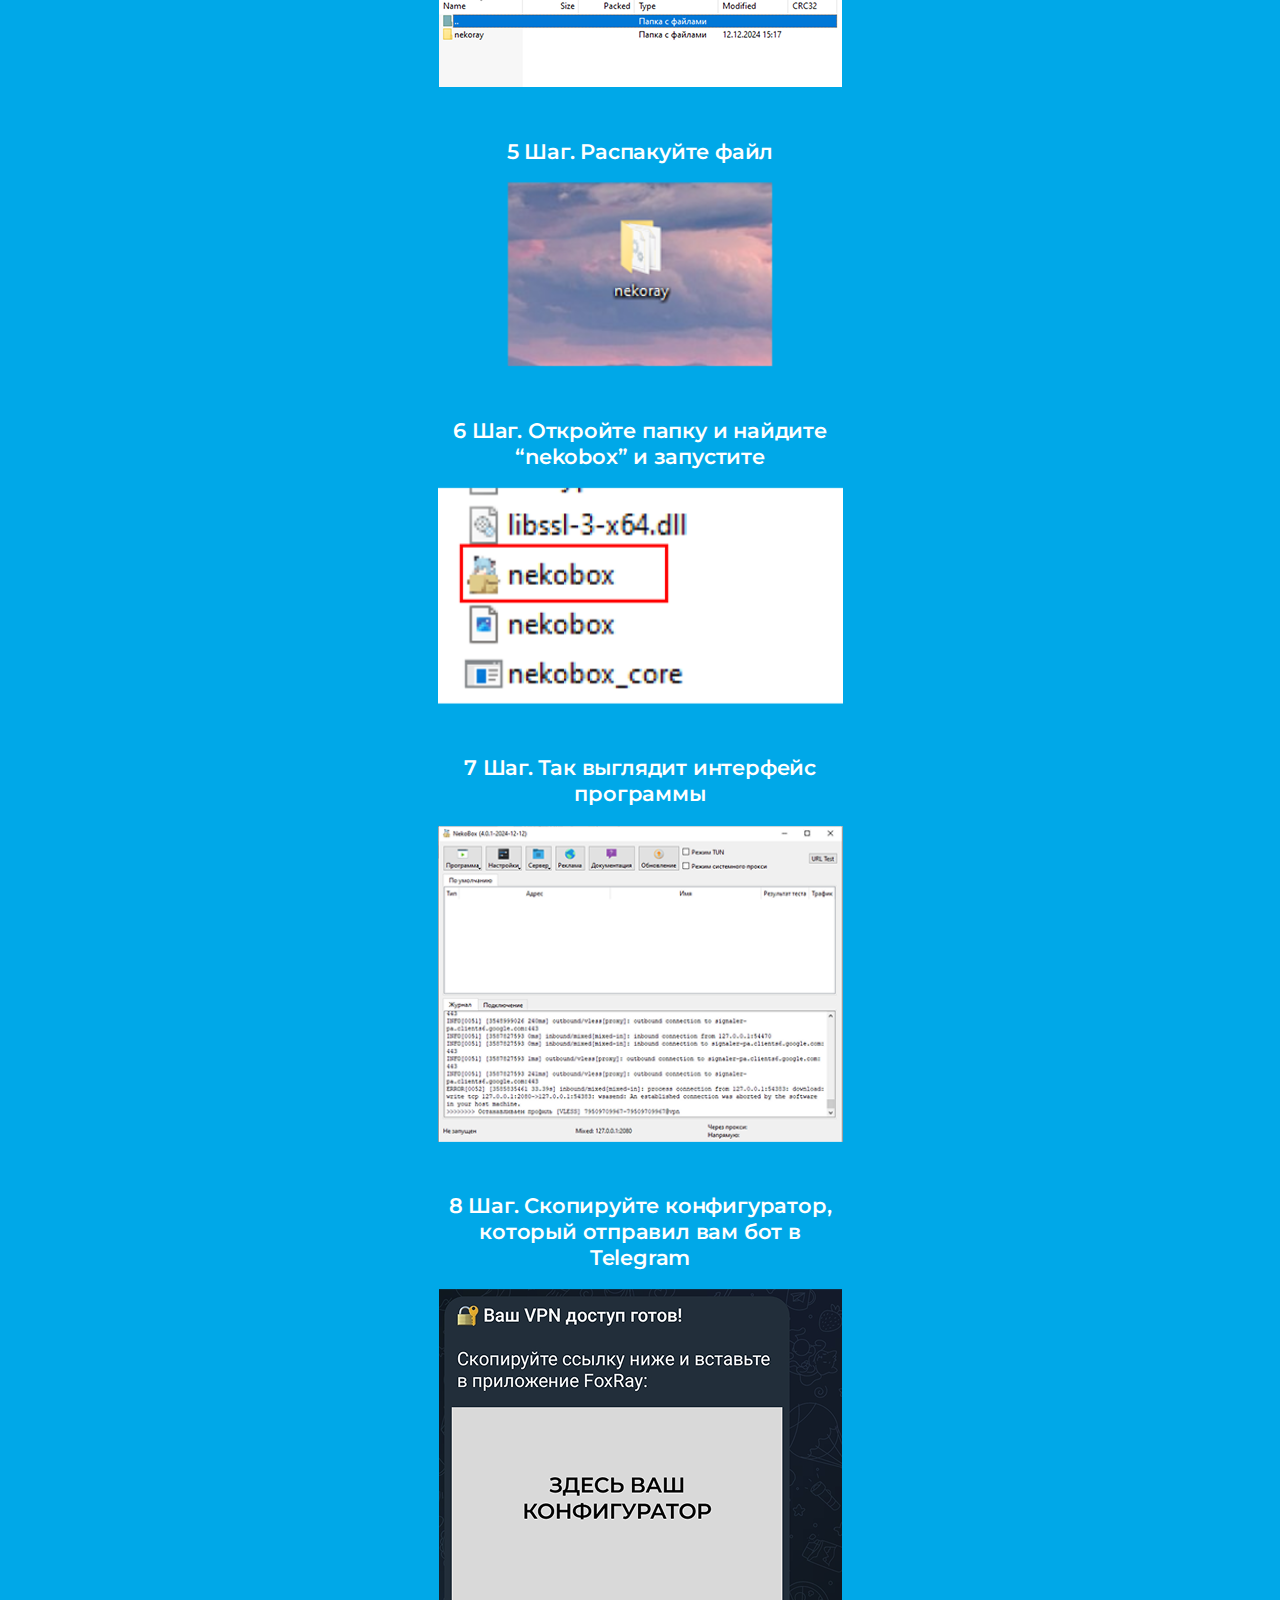
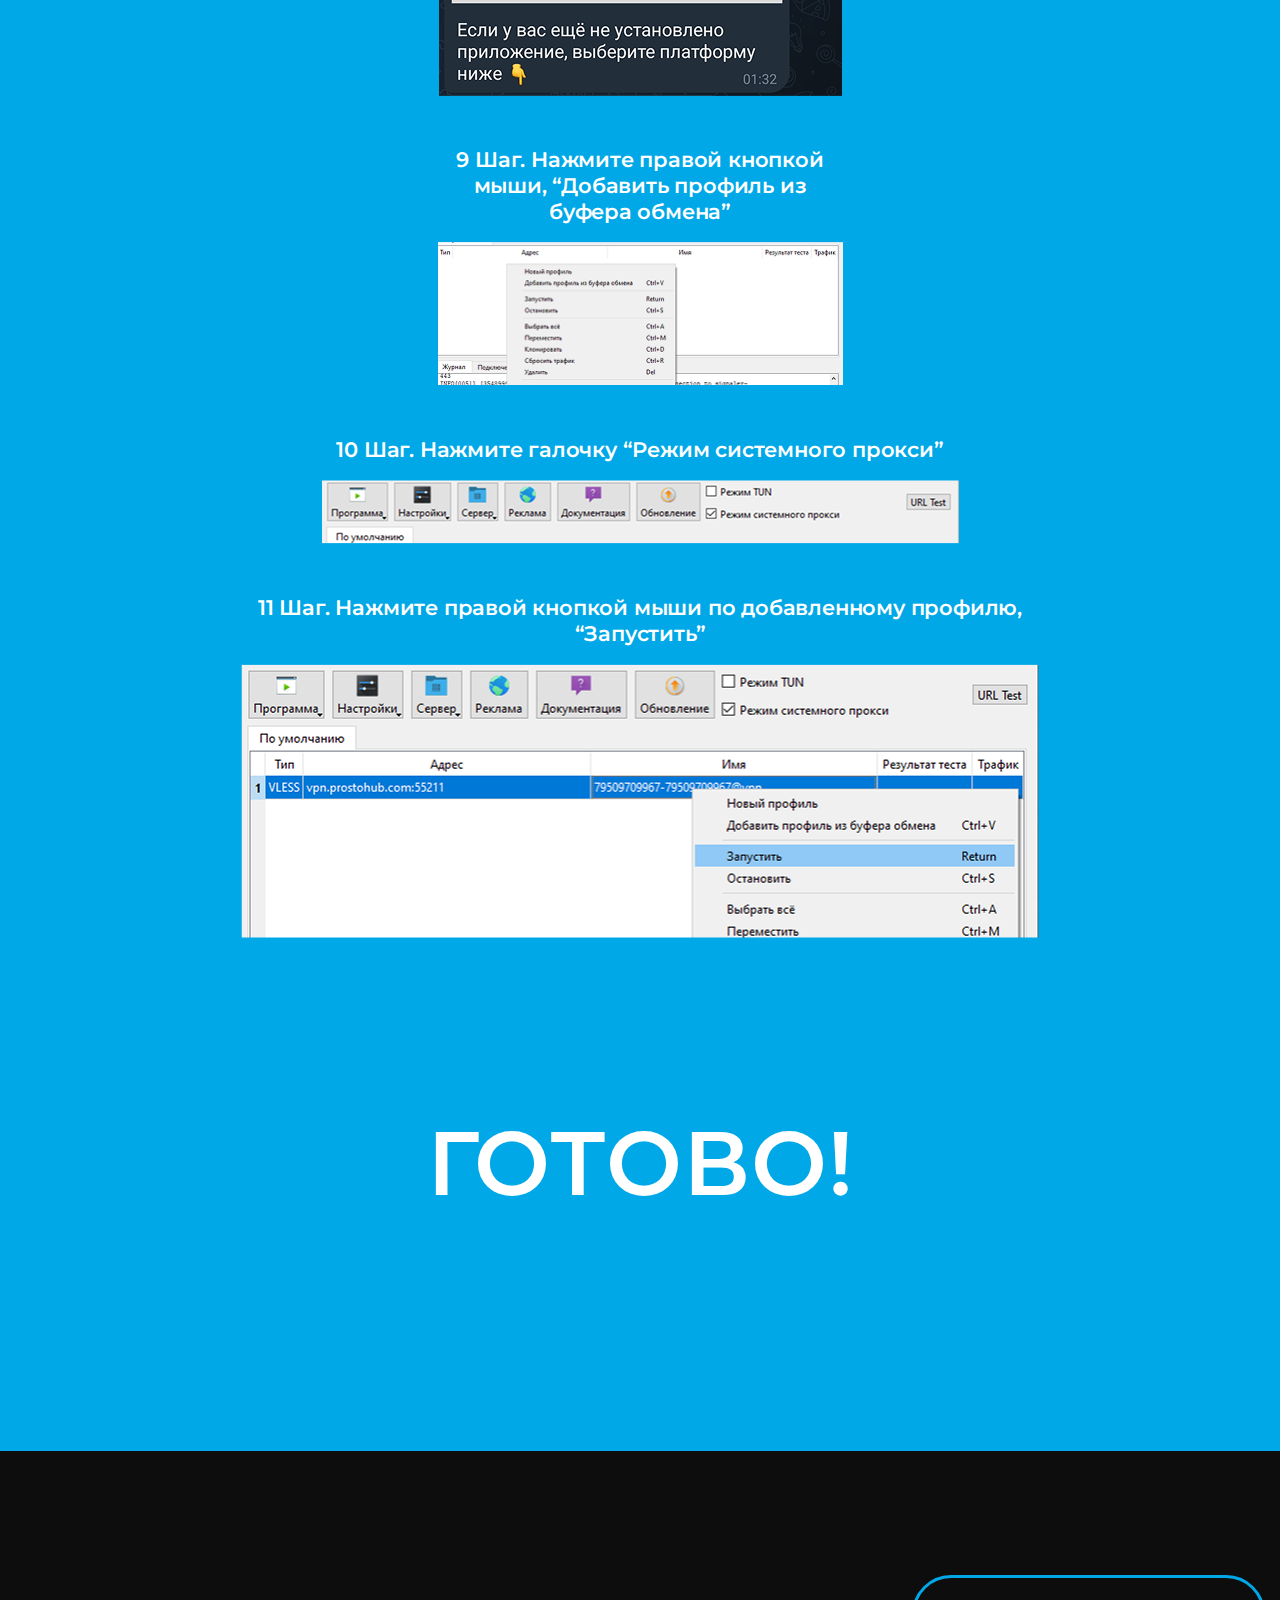
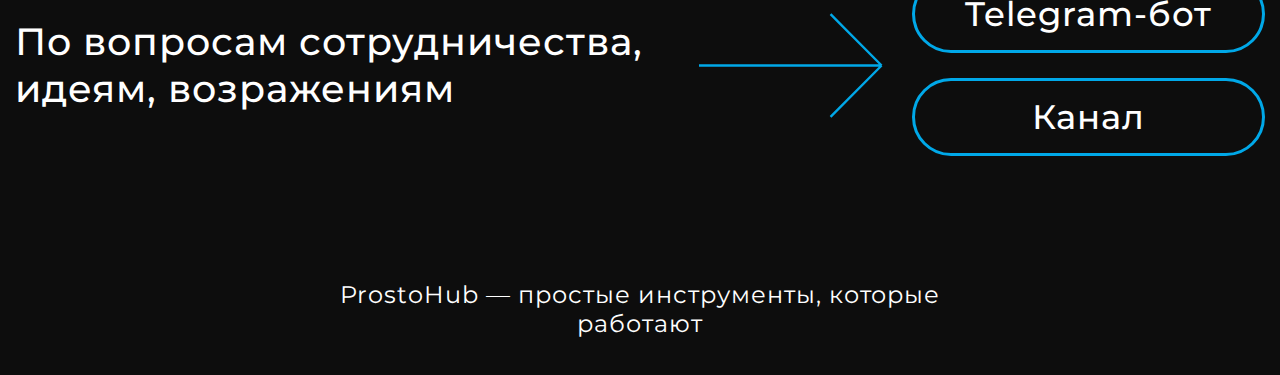
<file: windows.html>
<!DOCTYPE html>
<html lang="en">
<head>
    <meta charset="UTF-8">
    <meta name="viewport" content="width=device-width, initial-scale=1.0">
    <title>Windows</title>
    <link rel="shortcut icon" href="img/icon/favicon.png" type="image/x-icon">
    <link rel="stylesheet" href="css/pages/instruction.css">
    <link rel="stylesheet" href="css/media.css">
</head>
<body class="body">
    <div class="wrapper">
        <header class="header">
            <div class="container">
                <div class="header__inner">
                    <a href="/" class="header__logo">
                        <img src="img/icon/logo-text.svg" alt="logo">
                    </a>
                    <div class="header__location">
                        Красноярск, Россия <span id="time"></span>
                    </div>
                    <nav class="nav">
                        <ul class="nav__list">
                            <li class="nav__item">
                                <a href="index.html" class="nav__link">
                                    Главная
                                </a>
                            </li>
                            <li class="nav__item">
                                <a href="index.html#benefits" class="nav__link">
                                    Почему мы?
                                </a>
                            </li>
                            <li class="nav__item">
                                <a href="index.html#manual" class="nav__link">
                                    Как работает
                                </a>
                            </li>
                            <li class="nav__item">
                                <a href="index.html#questions" class="nav__link">
                                    Вопросы
                                </a>
                            </li>
                            <li class="nav__item">
                                <a href="index.html#footer" class="nav__link">
                                    Контакты
                                </a>
                            </li>
                        </ul>
                    </nav>
                    <a class="mobile-menu" href="#">
                        <span class="mobile-menu__switch">
                            <span class="mobile-menu--open">Меню</span>
                            <span class="mobile-menu--close">Закрыть</span>
                        </span>
                    </a>
                </div>
            </div>
        </header>

        <main class="main">
            <section class="instruction">
                <div class="container">
                    <div class="instruction__inner">
                        <h1 class="instruction__title">
                            Windows
                        </h1>
                        <p class="instriction__description">
                            Инструкция по установке
                        </p>
                        <ul class="instruction__list">
                            <li class="instruction__item">
                                <p class="instruction__item-text">
                                    1 Шаг. Выберите Windows
                                </p>
                                <img src="img/manual/instructions/windows/step-1.png" alt="Шаг 1" class="instruction__item-img">
                            </li>
                            <li class="instruction__item">
                                <p class="instruction__item-text">
                                    2 Шаг. Установите программу из 1 пункта
                                </p>
                                <img src="img/manual/instructions/windows/step-2.png" alt="Шаг 2" class="instruction__item-img">
                            </li>
                            <li class="instruction__item">
                                <p class="instruction__item-text">
                                    3 Шаг. Пролистайте ниже и найдите файл, который необходим вашей программе
                                </p>
                                <img src="img/manual/instructions/windows/step-3.png" alt="Шаг 3" class="instruction__item-img" loading="lazy">
                            </li>
                            <li class="instruction__item">
                                <p class="instruction__item-text">
                                    4 Шаг. Откройте архив
                                </p>
                                <img src="img/manual/instructions/windows/step-4.png" alt="Шаг 4" class="instruction__item-img" loading="lazy">
                            </li>
                            <li class="instruction__item">
                                <p class="instruction__item-text">
                                    5 Шаг. Распакуйте файл
                                </p>
                                <img src="img/manual/instructions/windows/step-5.png" alt="Шаг 5" class="instruction__item-img" loading="lazy">
                            </li>
                            <li class="instruction__item">
                                <p class="instruction__item-text">
                                    6 Шаг. Откройте папку и найдите “nekobox” и запустите
                                </p>
                                <img src="img/manual/instructions/windows/step-6.png" alt="Шаг 6" class="instruction__item-img" loading="lazy">
                            </li>
                            <li class="instruction__item">
                                <p class="instruction__item-text">
                                    7 Шаг. Так выглядит интерфейс программы
                                </p>
                                <img src="img/manual/instructions/windows/step-7.png" alt="Шаг 7" class="instruction__item-img" loading="lazy">
                            </li>
                            <li class="instruction__item">
                                <p class="instruction__item-text">
                                    8 Шаг. Скопируйте конфигуратор, который отправил вам бот в Telegram
                                </p>
                                <img src="img/manual/instructions/windows/step-8.png" alt="Шаг 8" class="instruction__item-img" loading="lazy">
                            </li>
                            <li class="instruction__item">
                                <p class="instruction__item-text">
                                    9 Шаг. Нажмите правой кнопкой мыши, “Добавить профиль из буфера обмена”
                                </p>
                                <img src="img/manual/instructions/windows/step-9.png" alt="Шаг 9" class="instruction__item-img" loading="lazy">
                            </li>
                            <li class="instruction__item instruction__item--img-xl">
                                <p class="instruction__item-text">
                                    10 Шаг. Нажмите галочку “Режим системного прокси”
                                </p>
                                <img src="img/manual/instructions/windows/step-10.png" alt="Шаг 10" class="instruction__item-img" loading="lazy">
                            </li>
                            <li class="instruction__item instruction__item--img-xxl">
                                <p class="instruction__item-text">
                                    11 Шаг. Нажмите правой кнопкой мыши по добавленному профилю, “Запустить”
                                </p>
                                <img src="img/manual/instructions/windows/step-11.png" alt="Шаг 11" class="instruction__item-img" loading="lazy">
                            </li>
                        </ul>
                        <p class="instruction__text">
                            ГОТОВО!
                        </p>
                    </div>
                </div>
            </section>
        </main>

        <footer class="footer" id="footer">
            <div class="container">
                <div class="footer__inner">
                    <div class="footer__top">
                        <p class="footer__top-text">
                            По вопросам сотрудничества, идеям, возражениям
                        </p>
                        <div class="footer__top-img">
                            <img src="img/footer/big-arrow-right.svg" alt="">
                        </div>
                        <ul class="footer__list">
                            <li class="footer__item">
                                <a href="https://t.me/ProstoHubVPN_bot" class="footer__link" target="_blank">
                                    Telegram-бот
                                </a>
                            </li>
                            <li class="footer__item">
                                <a href="https://t.me/prostohub_networking" class="footer__link" target="_blank">
                                    Канал
                                </a>
                            </li>
                        </ul>
                    </div>
                    <div class="footer__bottom">
                        <p class="footer__bottom-text">
                            ProstoHub — простые инструменты, которые работают
                        </p>
                    </div>
                </div>
            </div>
        </footer>
    </div>
    
    <script src="js/medium-zoom.min.js"></script>
    <script>
        mediumZoom('img', {
            background: 'rgba(0, 0, 0, 0.8)'
        });
    </script>
    <script src="js/SmoothScroll.min.js"></script>
    <script src="js/main.js"></script>
</body>
</html>
</file>
<file: css/media.css>
@media (max-width: 1440px) {
    .footer__top {
        gap: 40px;
    }
}


@media (max-width: 1280px) {

    /* Header */

    .header__top {
        font-size: 18px;
    }

    .nav__list {
        gap: 16px;
    }

    /* Footer */

    .footer__top {
        gap: 28px;
    }

    .footer__top-text {
        font-size: 38px;
    }

    .footer__link {
        padding: 15px 50px;
        font-size: 34px;
    }
}

@media (max-width: 1024px) {

    /* Global */

    .body--opened-menu .nav {
        transform: translateY(0);
        opacity: 1;
        visibility: visible;
    }

    .body--opened-menu .nav {
        background-color: var(--general-text);
    }

    /* Header */

    .nav {
        position: fixed;
        inset: 0;
        z-index: 10;
        padding: 26vh 15px 30px;
        font-size: 24px;

        transform: translateY(-100%);
        opacity: 0;
        visibility: hidden;
        transition: transform 0.3s ease-in-out, opacity 0.3s ease-in-out, visibility 0.3s ease-in-out;
    }

    .nav__list {
        flex-direction: column;
        align-items: center;
        justify-content: center;
        gap: 30px;

        font-size: 32px;
    }

    /* Mobile Menu */

    .mobile-menu {
        display: flex;
    }

    .mobile-menu__switch {
        display: flex;
        flex-direction: column;
    }

    /* Footer */

    .footer__top {
        flex-direction: column;
        gap: 60px;
    }

    .footer__top-text {
        font-size: 51px;
        text-align: center;
    }

    .footer__top-img {
        min-height: 229px;
    }

    .footer__top-img img {
        transform: rotate(90deg);
    }

    .footer__link {
        padding: 15px 95px;
        font-size: 41px;
    }

}

@media (max-width: 768px) {

    /* Header */

    .header__inner {
        justify-content: space-between;
    }

    .header__location {
        display: none;
    }

    /* Hero */

    .hero {
        padding: 137px 0 190px;
    }

    .hero__logo img {
        max-width: 110px;
    }

    .hero__logo-text {
        font-size: 56px;
    }

    .hero__description {
        font-size: 32px;
    }

    .hero__button {
        font-size: 28px;
    }

    /* Mobile Menu */

    .mobile-menu {
        margin-left: 0;
    }

    /* Benefits */

    .benefits {
        padding: 140px 0 280px;
    }

    .benefits__title {
        font-size: 56px;
    }

    .benefits__text {
        font-size: 32px;
    }

    /* Manual */

    .manual__title {
        margin-bottom: 80px;
        font-size: 56px;
    }

    .manual__buttons-link {
        font-size: 28px;
    }

    /* Questions */

    .questions__title {
        font-size: 56px;
    }

    .questions__list {}

    .questions__item-img-wrapper {
        position: static;
        display: flex;
    }

    .questions__item {
        font-size: 3.5vw;
    }

    .questions__item-text {
        position: static;
        padding: 20px 30px;
        border-radius: 50px;
        width: 100%;
        justify-content: flex-start;
    }

    .questions__item-img {
        display: none;
    }

    .questions__item--user {
        margin-bottom: 20px;
    }

    .questions__item--user .questions__item-name {
        margin-right: 20px;
    }

    .questions__item--manager {
        margin-bottom: 50px;
    }

    .questions__item--user .questions__item-text {
        background: var(--accent-color)
    }

    .questions__item--manager .questions__item-text {
        background: #EEEEEE;
    }

    /* Footer */

    .footer__top-text {
        font-size: 48px;
        text-align: center;
    }

    .footer__link {
        padding: 15px 95px;
        font-size: 36px;
    }

}

@media (max-width: 430px) {

    /* Header */

    .nav__list {
        gap: 40px;

        font-size: 36px;
    }

    /* Hero */

    .hero {
        padding: 50px 0 120px;
    }

    .hero__logo img {
        max-width: 90px;
    }

    .hero__logo-text {
        font-size: 46px;
    }

    .hero__description {
        font-size: 24px;
        margin-bottom: 100px;
    }

    .hero__button {
        font-size: 17px;
    }

    /* Benefits */

    .benefits {
        padding: 110px 0 240px;
    }

    .benefits__title {
        font-size: 46px;
    }

    .benefits__text {
        font-size: 24px;
    }

    /* Manual */

    .manual__title {
        margin-bottom: 80px;
        font-size: 46px;
    }

    .manual__buttons-list {
        gap: 36px;
    }

    .manual__buttons-item {
        width: 100%;
    }

    .manual__buttons-link {
        font-size: 24px;
    }

    /* Questions */

    .questions__title {
        font-size: 46px;
    }

    .questions__item {
        max-width: 700px;
        font-size: 18px;
    }

    .questions__item--user {
        margin-bottom: 15px;
    }

    .questions__item--manager {
        margin-bottom: 40px;
    }

    /* Footer */

    .footer__top {
        gap: 40px;
        margin-bottom: 100px;
    }

    .footer__top-text {
        font-size: 42px;
    }

    .footer__top-img img {
        width: 85%;
    }

    .footer__list {
        align-items: center;
        justify-content: center;
        width: 100%;
        flex: 1;
    }

    .footer__item {
        width: 100%;
    }

    .footer__link {
        padding: 15px;
        width: 100%;
    }
}


@media (max-width: 375px) {

    /* Header */

    .nav__list {
        gap: 40px;

        font-size: 32px;
    }

    /* Hero */

    .hero__logo img {
        max-width: 75px;
    }

    .hero__logo-text {
        font-size: 38px;
    }

    .hero__button {
        font-size: 18px;
        padding: 18px 20px;
    }

    /* Manual */

    .manual__buttons-list {
        gap: 32px;
    }

    /* Questions */

    .questions__item {
        font-size: 16px;
    }

    /* Footer */

    .footer__top {
        gap: 20px;
    }

    .footer__top-text {
        font-size: 38px;
    }

    .footer__top-img img {
        width: 70%;
    }

    .footer__link {
        font-size: 32px;
    }

    .footer__bottom-text {
        font-size: 22px;
    }
}

@media (max-width: 320px) {

    /* Hero */

    .hero {
        padding: 50px 0 70px;
    }

    .hero__button {
        font-size: 14px;
    }

    /* Benefits */

    .benefits {
        padding: 110px 0 240px;
    }

    .benefits__title {
        font-size: 40px;
    }

    .benefits__text {
        font-size: 22px;
    }

    /* Manual */

    .manual {
        padding: 158px 0 160px;
    }

    .manual__title {
        font-size: 36px;
        margin-bottom: 50px;
    }

    .manual__buttons-list {
        gap: 28px;
    }

    .manual__buttons-link {
        padding: 12px 40px;
    }

    /* Questions */

    .questions__title {
        font-size: 40px;
    }

    .questions__item {
        font-size: 13px;
    }

    /* Footer */

    .footer__top {
        gap: 10px;
    }

    .footer__top-text {
        font-size: 32px;
    }

    .footer__top-img {
        min-height: 200px;
    }

    .footer__top-img img {
        width: 60%;
    }

    .footer__link {
        padding: 12px;
        font-size: 24px;
    }

    .footer__bottom-text {
        font-size: 18px;
    }
}
</file>
<file: css/style.css>
@import 'fonts.css';
@import 'reset.css';
@import 'global.css';

@import 'header.css';
@import 'footer.css';


/* Hero */


.hero {
    padding: 137px 0 255.97px;
}

.hero__inner {
    display: flex;
    align-items: center;
    justify-content: center;
}

.hero__content {
    display: flex;
    flex-direction: column;
    align-items: center;
    justify-content: center;
}

.hero__logo {
    display: flex;
    gap: 46px;
    margin-bottom: 49px;
}

.hero__logo img {
    width: 100%;
}

.hero__logo-text {
    display: flex;
    flex-direction: column;
    justify-content: space-between;

    font-family: Arial;
    font-size: 70.755px;
    text-transform: uppercase;
}

.hero__logo-text span {
    color: #00A8E8;
}

.hero__description {
    text-align: center;
    font-family: Montserrat;
    font-size: 41px;
    max-width: 827px;
    margin-bottom: 180px;
    letter-spacing: -0.33px;
}

.hero__button {
    display: flex;
    align-items: center;
    justify-content: center;
    padding: 22px 53px;
    gap: 15px;
    width: 100%;

    font-size: 41px;
    font-weight: 500;
    letter-spacing: -0.302px;
    background-color: var(--accent-color);
    border-radius: 89px;

    transition: background .3s ease-in;
}

.hero__button:hover {
    background: #0085D8;
}


/* Benefits */


.benefits {
    padding: 179px 0 373px;
}

.benefits__inner {}

.benefits__title {
    margin-bottom: 80px;

    font-size: 80px;
    font-style: normal;
    font-weight: 600;
    letter-spacing: -0.384px;
}

.benefits__title span {
    color: var(--accent-color);
}

.benefits__text {
    max-width: 1042px;
    font-family: Montserrat;
    font-size: 41px;
    font-style: normal;
    font-weight: 400;
    letter-spacing: -0.384px;
}

.benefits__text span {
    color: var(--accent-color);
    font-weight: 600;
    letter-spacing: 1px;
}


/* Manual */


.manual {
    padding: 158px 0 209.55px;
    background: var(--accent-color);
}

.manual__inner {
    display: flex;
    flex-direction: column;
    justify-content: center;
    align-items: center;
}

.manual__title {
    align-self: start;
    margin-bottom: 80px;

    font-size: 80px;
    font-weight: 600;
    letter-spacing: -0.384px;
}

.manual__img {
    margin-bottom: 134px;
    max-width: 1530px;
}

.manual__img img {
    width: 100%;
}

.manual__title--second {
    align-self: center;
    letter-spacing: 1px;
}

.manual__buttons {}

.manual__buttons-list {
    display: flex;
    flex-wrap: wrap;
    align-items: center;
    justify-content: center;
    gap: 40px;
}

.manual__buttons-item {}

.manual__buttons-link {
    display: flex;
    justify-content: center;
    align-items: center;
    padding: 15px 95px;

    background: var(--general-text);
    border-radius: 100px;
    color: #141414;
    font-size: 41px;
    font-weight: 500;
    letter-spacing: -0.384px;

    transition: all .3s ease;
}

.manual__buttons-link--disable {
    color: var(--general-text);
    background: #0076A3;
    cursor: default;
}



.manual__buttons-link.manual__buttons-link--disable {
    position: relative;
}

.manual__buttons-link[data-tooltip]:hover::after {
    content: attr(data-tooltip);
    position: absolute;
    bottom: -30px;
    left: 50%;
    transform: translateX(-50%);
    background-color: rgba(0, 0, 0, 0.7);
    color: #fff;
    padding: 5px;
    border-radius: 5px;
    font-size: 14px;
    white-space: nowrap;
    opacity: 0;
    transition: opacity 0.3s;
}

.manual__buttons-link[data-tooltip]:hover::after {
    opacity: 1;
}

.manual__buttons-link:hover {
    color: var(--general-text);
    background: #121212;
}

.manual__buttons-link--disable:hover {
    background: #005577;
}


/* Questions */


.questions {
    padding: 131px 0;
    background: var(--general-text);
    color: var(--general-bg);
}

.questions__inner {
    display: flex;
    flex-direction: column;
    align-items: center;
    justify-content: center;
}

.questions__title {
    align-self: start;
    margin-bottom: 80px;

    font-size: 80px;
    font-weight: 600;
    letter-spacing: -0.384px;
}

.questions__list {
    display: flex;
    flex-direction: column;
    align-items: center;
    z-index: 1;
}

.questions__item {
    width: 100%;
    font-size: 25.322px;
    font-weight: 500;
    letter-spacing: -0.324px;
}

.questions__item-img-wrapper {
    position: relative;
    display: inline-block;
    max-width: 992px;
}

.questions__item-img {
    width: 100%;
    height: 100%;
}

.questions__item-text {
    display: flex;
    justify-content: center;
    align-items: center;

    position: absolute;
    top: 28%;
    left: 45px;
}

.questions__item--user {
    margin-bottom: 30px;

    color: var(--general-text);
}

.questions__item--user .questions__item-name {
    margin-right: 109px;
}

.questions__item--manager {
    margin-bottom: 50px;

    color: #323232;
}

.questions__item--manager .questions__item-name {
    margin-right: 34px;
}

.questions__item--manager:last-child {
    margin-bottom: 0;
}

.questions__item-name {}

.questions__item-text {}
</file>
<file: css/pages/instruction.css>
@import '/css/fonts.css';
@import '/css/reset.css';
@import '/css/global.css';

@import '/css/header.css';
@import '/css/footer.css';


.main {
    background: var(--accent-color);
}

.instruction {
    padding: 150px 0 233px;
}

.instruction__inner {
    display: flex;
    flex-direction: column;
    align-items: center;
    justify-content: center;
    text-align: center;
}

.instruction__title {
    font-size: 90px;
    font-weight: 500;
    letter-spacing: -0.384px;

    margin-bottom: 17px;
}

.instriction__description {
    font-size: 35px;
    letter-spacing: -0.33px;
    margin-bottom: 143px;
}

.instruction__list {
    display: flex;
    flex-direction: column;
    align-items: center;
    gap: 50px;
    margin-bottom: 170px;
}

.instruction__item {
    display: flex;
    flex-direction: column;
    gap: 18.27px;
    max-width: 405px;
}

.instruction__item--img-xl {
    max-width: 637px;
}

.instruction__item--img-xxl {
    max-width: 798px;
}

.instruction__item-text {
    font-size: 21.309px;
    font-weight: 600;
    letter-spacing: -0.201px;
}

.instruction__item-img {
    width: 100%;
}

.instruction__text {
    font-size: 90px;
    font-style: normal;
    font-weight: 600;
    line-height: normal;
    letter-spacing: 1px;
}

@media (max-width: 425px) {
    .instruction__title {
        font-size: 18vw;
    }

    .instriction__description {
        font-size: 28px;
    }

    .instruction__text {
        font-size: 19vw;
    }
}
</file>
